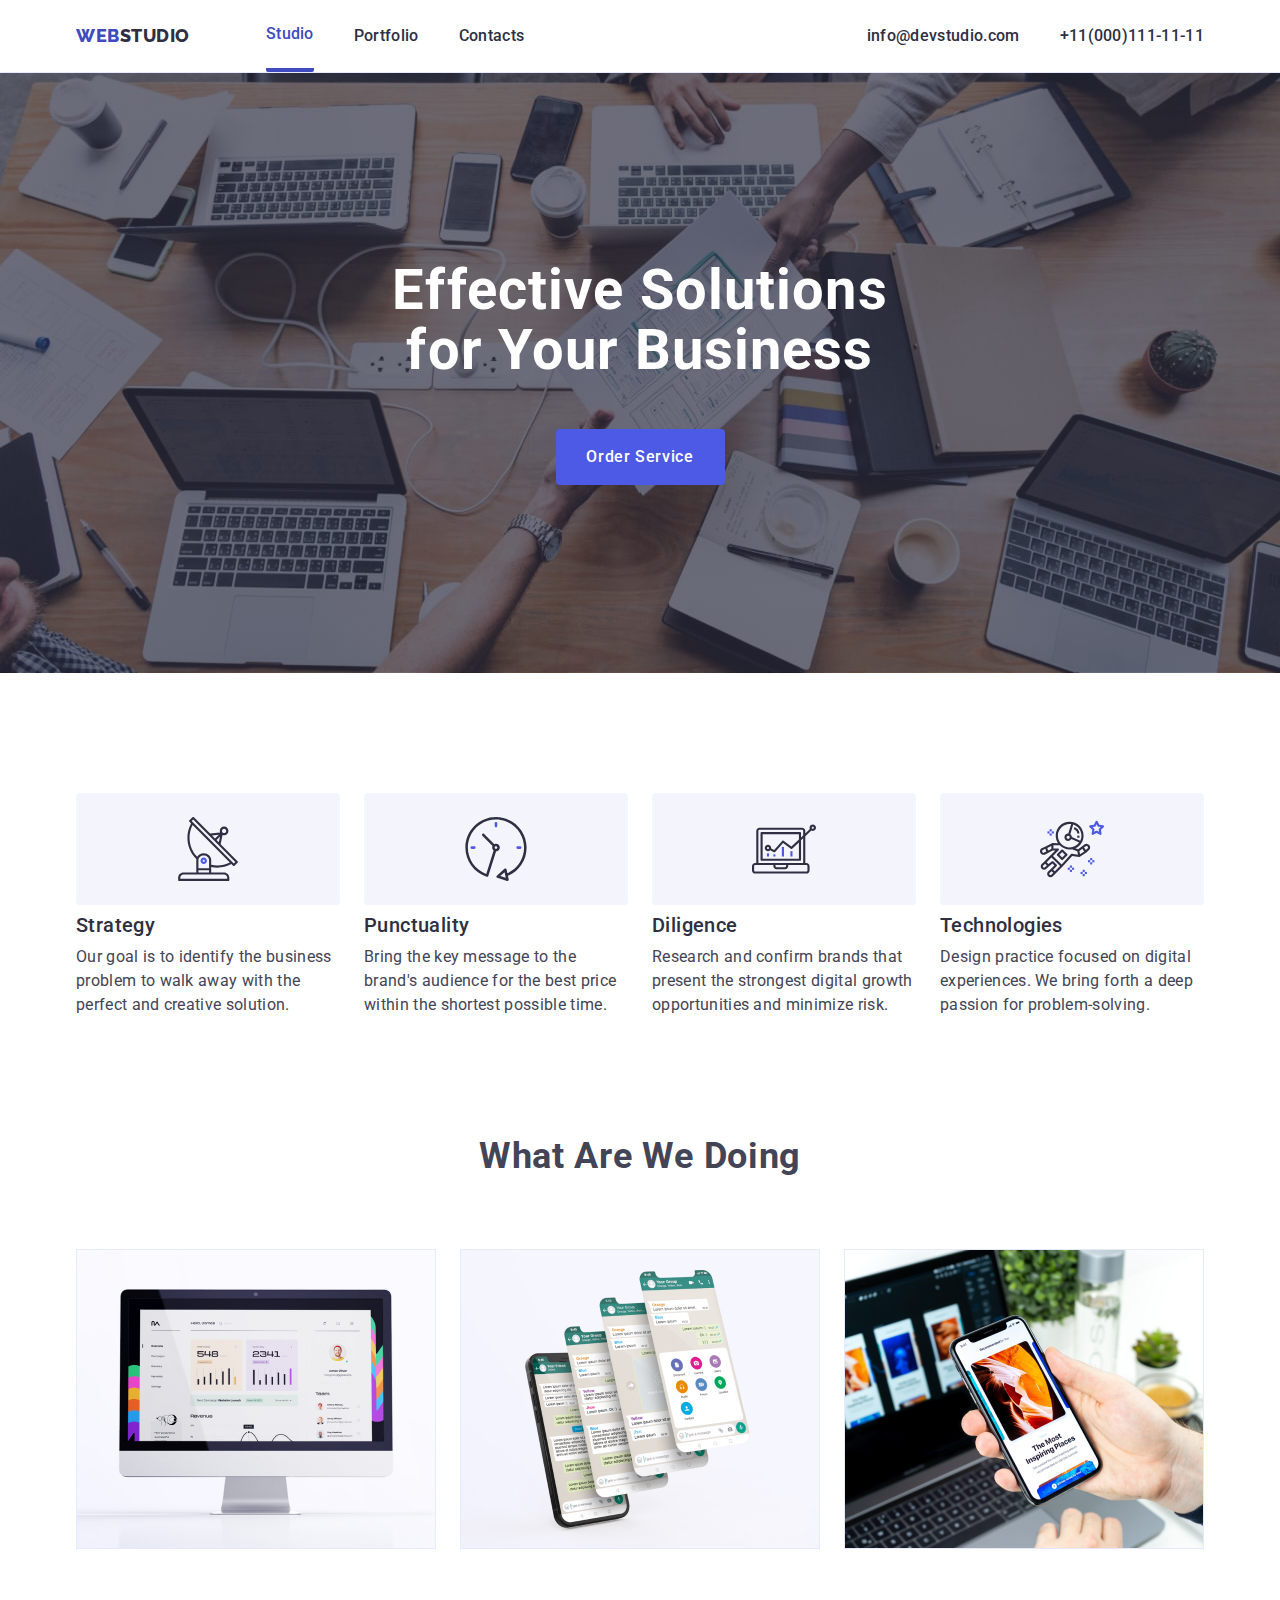
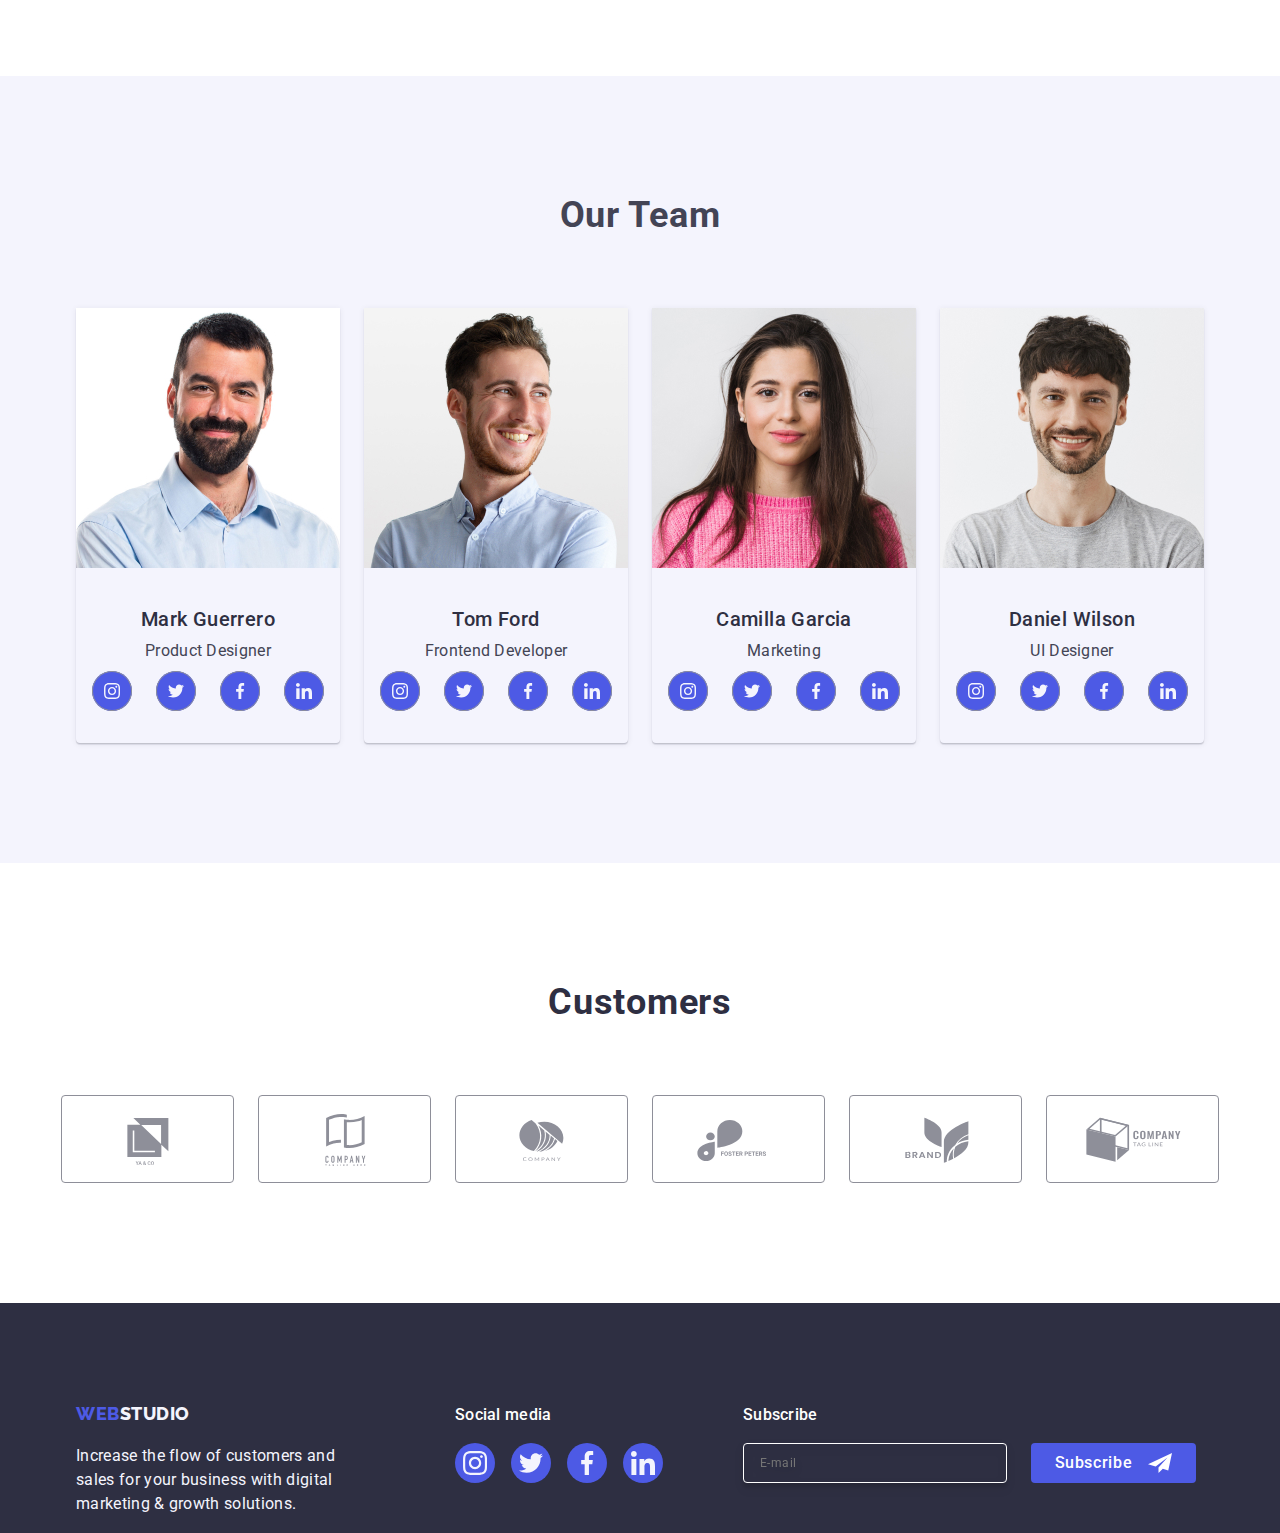
<file: index.html>
<!DOCTYPE html>
<html lang="en">

<head>
    <meta charset="UTF-8">
    <meta name="description" content="Effective Solutions
    for Your Business">
    <title>Portfolio</title>
    <link rel="preconnect" href="https://fonts.googleapis.com">
    <link rel="preconnect" href="https://fonts.gstatic.com" crossorigin>
    <link rel="stylesheet"
        href="https://fonts.googleapis.com/css2?family=Raleway:wght@800&family=Roboto:wght@400;500;700;900&display=swap">
    <link rel="stylesheet" href="https://cdnjs.cloudflare.com/ajax/libs/modern-normalize/2.0.0/modern-normalize.min.css"
        integrity="sha512-4xo8blKMVCiXpTaLzQSLSw3KFOVPWhm/TRtuPVc4WG6kUgjH6J03IBuG7JZPkcWMxJ5huwaBpOpnwYElP/m6wg=="
        crossorigin="anonymous" referrerpolicy="no-referrer" />
    <link rel="stylesheet" href="./css/styles.css">
</head>

<body>
    <!--site header-->
    <header class="header">
        <div class="header__container container">
            <!--site logo-->
            <nav class="header__nav h-nav">
                <a href="./index.html" class="logo link">
                    Web<span class="logo-dark">Studio</span>
                </a>
                <!--nav list-->
                <ul class="h-nav__list list">
                    <li class="h-nav__list-li"><a href="./index.html" class="h-nav__link current link">Studio</a></li>
                    <li class="h-nav__list-li"><a href="./portfolio.html" class="h-nav__link link">Portfolio</a></li>
                    <li class="h-nav__list-li"><a href="" class="h-nav__link link">Contacts</a></li>
                </ul>
            </nav>
            <!--contacts-->
            <address class="header__address h-address">
                <ul class="h-address__list list">
                    <li class="h-address__list-li h-nav__list-li"><a class="contact-links link"
                            href="mailto:info@devstudio.com">info@devstudio.com</a></li>
                    <li class="h-address__list-li h-nav__list-li"><a class="contact-links link"
                            href="tel:+110001111111">+11(000)111-11-11</a></li>
                </ul>
            </address>

        </div>
    </header>
    <!--main content-->
    <main>
        <!--section_1_banner-->
        <section class="banner">
            <div class="container banner__container">
                <h1 class="banner__title">Effective Solutions<br />for Your Business</h1>
                <button data-modal-open="modal" class="banner__btn" type="button">Order Service</button>

            </div>
        </section>
        <!-- section_2_feature-->
        <section class="features section">
            <div class="container">
                <h2 class="visually-hidden">List of features</h2>
                <ul class="features__list list">
                    <li class="features__li">
                        <div class="features-item__icon">
                            <svg class="features-item__icon-svg icon" width="64" height="64">
                                <use href="./images/icons.svg#icon-logo_strategy1"></use>
                            </svg>
                        </div>
                        <h3 class="features__card-title">Strategy</h3>
                        <p class="features__team-text">
                            Our goal is to identify the business problem to walk away
                            with the perfect and creative solution.
                        </p>
                    </li>
                    <li class="features__li">
                        <div class="features-item__icon">
                            <svg class="features-item__icon-svg icon" width="64" height="64">
                                <use href="./images/icons.svg#icon-logo_punctuality2"></use>
                            </svg>
                        </div>
                        <h3 class="features__card-title">Punctuality</h3>
                        <p class="features__team-text">
                            Bring the key message to the brand's audience for the best
                            price within the shortest possible time.
                        </p>
                    </li>
                    <li class="features__li">
                        <div class="features-item__icon">
                            <svg class="features-item__icon-svg icon" width="64" height="64">
                                <use href="./images/icons.svg#icon-logo_dilligence3"></use>
                            </svg>
                        </div>
                        <h3 class="features__card-title">Diligence</h3>
                        <p class="features__team-text">
                            Research and confirm brands that present the strongest digital
                            growth opportunities and minimize risk.
                        </p>
                    </li>
                    <li class="features__li">
                        <div class="features-item__icon">
                            <svg class="features-item__icon-svg icon" width="64" height="64">
                                <use href="./images/icons.svg#icon-logo_technologies4"></use>
                            </svg>
                        </div>
                        <h3 class="features__card-title">Technologies</h3>
                        <p class="features__team-text">
                            Design practice focused on digital experiences. We bring forth
                            a deep passion for problem-solving.
                        </p>
                    </li>
                </ul>
            </div>
        </section>
        <!-- section_3_examples-->
        <section class="examples">
            <div class="examples-container container">
                <h2 class="examples__title section-title">What are we doing</h2>
                <ul class="examples__list list">
                    <li class="examples__li">
                        <img src="./images/Rectangle71-2.jpg" alt="a computer screen with a colorful design on it"
                            width="360" height="300">
                    </li>
                    <li class="examples__li">
                        <img src="./images/Rectangle71-1.jpg" alt="three smartphones with different messages on them"
                            width="360" height="300">
                    </li>
                    <li class="examples__li">
                        <img src="./images/Rectangle71.jpg" alt="a person holding a phone in front of a laptop"
                            width="360" height="300">
                    </li>
                </ul>
            </div>
        </section>
        <!-- section_4_our-team -->
        <section class="our-team">
            <div class="container">
                <h2 class="our-team__title section-title">Our Team</h2>
                <ul class="our-team__list list">
                    <li class="our-team__card">
                        <img src="./images/img-3.jpg" alt="Mark Guerrero" width="264" height="260">
                        <div class="our-team__card-content">
                            <h3 class="our-team__card-title">Mark Guerrero</h3>
                            <p class="our-team__card-text">Product Designer</p>

                            <!--icon card-->
                            <ul class="our-team__card-icon">
                                <li class="our-team__card-icon-li">
                                    <a href="" class="our-team__card-icon-li-link link">
                                        <svg class="icon-svg icon" width="16" height="16">
                                            <use href="./images/icons.svg#icon-instagram"></use>
                                        </svg>
                                    </a>
                                </li>

                                <li class="our-team__card-icon-li">
                                    <a href="" class="our-team__card-icon-li-link link">
                                        <svg class="icon-svg icon" width="16" height="16">
                                            <use href="./images/icons.svg#icon-twitter"></use>
                                        </svg>
                                    </a>
                                </li>

                                <li class="our-team__card-icon-li">
                                    <a href="" class="our-team__card-icon-li-link link">
                                        <svg class="icon-svg icon" width="16" height="16">
                                            <use href="./images/icons.svg#icon-facebook"></use>
                                        </svg>
                                    </a>
                                </li>

                                <li class="our-team__card-icon-li">
                                    <a href="" class="our-team__card-icon-li-link link">
                                        <svg class="icon-svg icon" width="16" height="16">
                                            <use href="./images/icons.svg#icon-linkedin"></use>
                                        </svg>
                                    </a>
                                </li>
                            </ul>
                        </div>
                    </li>
                    <li class="our-team__card">
                        <img src="./images/img-2.jpg" alt="Tom Ford" width="264" height="260">
                        <div class="our-team__card-content">
                            <h3 class="our-team__card-title">Tom Ford</h3>
                            <p class="our-team__card-text">Frontend Developer</p>
                            <!--icon card-->
                            <ul class="our-team__card-icon">
                                <li class="our-team__card-icon-li">
                                    <a href="" class="our-team__card-icon-li-link link">
                                        <svg class="icon-svg icon" width="16" height="16">
                                            <use href="./images/icons.svg#icon-instagram"></use>
                                        </svg>
                                    </a>
                                </li>

                                <li class="our-team__card-icon-li">
                                    <a href="" class="our-team__card-icon-li-link link">
                                        <svg class="icon-svg icon" width="16" height="16">
                                            <use href="./images/icons.svg#icon-twitter"></use>
                                        </svg>
                                    </a>
                                </li>

                                <li class="our-team__card-icon-li">
                                    <a href="" class="our-team__card-icon-li-link link">
                                        <svg class="icon-svg icon" width="16" height="16">
                                            <use href="./images/icons.svg#icon-facebook"></use>
                                        </svg>
                                    </a>
                                </li>

                                <li class="our-team__card-icon-li">
                                    <a href="" class="our-team__card-icon-li-link link">
                                        <svg class="icon-svg icon" width="16" height="16">
                                            <use href="./images/icons.svg#icon-linkedin"></use>
                                        </svg>
                                    </a>
                                </li>
                            </ul>
                        </div>
                    </li>
                    <li class="our-team__card">
                        <img src="./images/img-1.jpg" alt="Camilla Garcia" width="264" height="260">
                        <div class="our-team__card-content">
                            <h3 class="our-team__card-title">Camilla Garcia</h3>
                            <p class="our-team__card-text">Marketing</p>
                            <!--icon card-->
                            <ul class="our-team__card-icon">
                                <li class="our-team__card-icon-li">
                                    <a href="" class="our-team__card-icon-li-link link">
                                        <svg class="icon-svg icon" width="16" height="16">
                                            <use href="./images/icons.svg#icon-instagram"></use>
                                        </svg>
                                    </a>
                                </li>

                                <li class="our-team__card-icon-li">
                                    <a href="" class="our-team__card-icon-li-link link">
                                        <svg class="icon-svg icon" width="16" height="16">
                                            <use href="./images/icons.svg#icon-twitter"></use>
                                        </svg>
                                    </a>
                                </li>

                                <li class="our-team__card-icon-li">
                                    <a href="" class="our-team__card-icon-li-link link">
                                        <svg class="icon-svg icon" width="16" height="16">
                                            <use href="./images/icons.svg#icon-facebook"></use>
                                        </svg>
                                    </a>
                                </li>

                                <li class="our-team__card-icon-li">
                                    <a href="" class="our-team__card-icon-li-link link">
                                        <svg class="icon-svg icon" width="16" height="16">
                                            <use href="./images/icons.svg#icon-linkedin"></use>
                                        </svg>
                                    </a>
                                </li>
                            </ul>
                        </div>
                    </li>
                    <li class="our-team__card">
                        <img src="./images/img.jpg" alt="Daniel Wilson" width="264" height="260">
                        <div class="our-team__card-content">
                            <h3 class="our-team__card-title">Daniel Wilson</h3>
                            <p class="our-team__card-text">UI Designer</p>
                            <!--icon card-->
                            <ul class="our-team__card-icon">
                                <li class="our-team__card-icon-li">
                                    <a href="" class="our-team__card-icon-li-link link">
                                        <svg class="icon-svg icon" width="16" height="16">
                                            <use href="./images/icons.svg#icon-instagram"></use>
                                        </svg>
                                    </a>
                                </li>

                                <li class="our-team__card-icon-li">
                                    <a href="" class="our-team__card-icon-li-link link">
                                        <svg class="icon-svg icon" width="16" height="16">
                                            <use href="./images/icons.svg#icon-twitter"></use>
                                        </svg>
                                    </a>
                                </li>

                                <li class="our-team__card-icon-li">
                                    <a href="" class="our-team__card-icon-li-link link">
                                        <svg class="icon-svg icon" width="16" height="16">
                                            <use href="./images/icons.svg#icon-facebook"></use>
                                        </svg>
                                    </a>
                                </li>

                                <li class="our-team__card-icon-li">
                                    <a href="" class="our-team__card-icon-li-link link">
                                        <svg class="icon-svg icon" width="16" height="16">
                                            <use href="./images/icons.svg#icon-linkedin"></use>
                                        </svg>
                                    </a>
                                </li>
                            </ul>
                        </div>
                    </li>
                </ul>
            </div>
        </section>
        <!-- section_5_customers -->
        <section class="customers">
            <div class="container customers__container">
                <h2 class="customers__title">Customers</h2>

                <ul class="customers__logo list">
                    <li class="customers__logo-li">
                        <a href="" class="customers__link link">
                            <svg class="customers__logo-svg icon" width="104" height="56">
                                <use href="./images/icons.svg#icon-Logo1_customers"></use>
                            </svg>
                        </a>
                    </li>

                    <li class="customers__logo-li">
                        <a href="" class="customers__link link">
                            <svg class="customers__logo-svg icon" width="104" height="56">
                                <use href="./images/icons.svg#icon-Logo2_customers"></use>
                            </svg>
                        </a>
                    </li>

                    <li class="customers__logo-li">
                        <a href="" class="customers__link link">
                            <svg class="customers__logo-svg icon" width="104" height="56">
                                <use href="./images/icons.svg#icon-Logo3_customers"></use>
                            </svg>
                        </a>
                    </li>

                    <li class="customers__logo-li">
                        <a href="" class="customers__link link">
                            <svg class="customers__logo-svg icon" width="104" height="56">
                                <use href="./images/icons.svg#icon-Logo4_customers"></use>
                            </svg>
                        </a>
                    </li>

                    <li class="customers__logo-li">
                        <a href="" class="customers__link link">
                            <svg class="customers__logo-svg icon" width="104" height="56">
                                <use href="./images/icons.svg#icon-Logo5_customers"></use>
                            </svg>
                        </a>
                    </li>

                    <li class="customers__logo-li">
                        <a href="" class="customers__link link">
                            <svg class="customers__logo-svg icon" width="104" height="56">
                                <use href="./images/icons.svg#icon-Logo6_customers"></use>
                            </svg>
                        </a>
                    </li>

                </ul>
            </div>
        </section>

    </main>
    <!-- footer -->
    <footer class="footer">
        <div class="footer__wrapper container">
            <div class="footer-wrapper__logo">
                <a href="./index.html" class="logo link">
                    Web<span class="logo-light">Studio</span>
                </a>
                <p class="footer__description">
                    Increase the flow of customers and<br />
                    sales for your business with digital<br />
                    marketing & growth solutions.
                </p>
            </div>
            <div class="footer__social-media">
                <p class="footer-social-media__text">Social media</p>

                <!--icon card-->
                <ul class="footer-social">

                    <li class="footer-social__icon-li">
                        <a class="footer-social__icon-link link" href="">
                            <svg class="footer-social__icon-svg icon" width="24" height="24">
                                <use href="./images/icons.svg#icon-instagram"></use>
                            </svg>
                        </a>
                    </li>

                    <li class="footer-social__icon-li">
                        <a class="footer-social__icon-link link" href="">
                            <svg class="footer-social__icon-svg icon" width="24" height="24">
                                <use href="./images/icons.svg#icon-twitter"></use>
                            </svg>
                        </a>
                    </li>

                    <li class="footer-social__icon-li">
                        <a class="footer-social__icon-link link" href="">
                            <svg class="footer-social__icon-svg icon" width="24" height="24">
                                <use href="./images/icons.svg#icon-facebook"></use>
                            </svg>
                        </a>
                    </li>

                    <li class="footer-social__icon-li">
                        <a class="footer-social__icon-link link" href="">
                            <svg class="footer-social__icon-svg icon" width="24" height="24">
                                <use href="./images/icons.svg#icon-linkedin"></use>
                            </svg>
                        </a>
                    </li>
                </ul>
            </div>

            <!-- footer-Subscribe -->
            <div class="footer-subscribe">

                <p class="footer-subscribe-title">Subscribe</p>

                <form class="footer-subscribe-form">
                    <label class="footer-subscribe-label">
                        <input class="footer-subscribe-input" name="email" type="email" placeholder="E-mail" />
                    </label>
                    <button class="footer-subscribe-btn" type="submit">
                        Subscribe
                        <svg class="footer-subscribe-svg" width="24" height="24">
                            <use href="./images/icons.svg#icon-Frame3"></use>
                        </svg>
                    </button>
                </form>
            </div>
        </div>

    </footer>
    <!--modal_button-close-->
    <div class="modal is-hidden" data-modal="modal">
        <div class="modal__main">
            <button type="button" class="modal__close" data-modal-close="modal">
                <svg class="modal__svg icon" width="8" height="8">
                    <use href="./images/icons.svg#icon-close-black-18dp"></use>
                </svg>
            </button>

            <p class="modal__title">Leave your contacts and we will call you back</p>
            <!-- modal-form -->
            <form>
                <div class="modal__form">
                    <label class="modal__form-label" for="user-name">
                        Name
                    </label>
                    <div class="modal__input">
                        <input class="modal__form-input" type="text" name="user-name" id="user-name" />
                        <svg class="modal__form-svg" width="18" height=24>
                            <use href="./images/icons.svg#icon-person-black-18dp"></use>
                        </svg>
                    </div>
                </div>

                <div class="modal__form">
                    <label class="modal__form-label" for="phone">
                        Phone
                    </label>
                    <div class="modal__input">
                        <input class="modal__form-input" type="text" name="phone" id="phone" />
                        <svg class="modal__form-svg" width="18" height=24>
                            <use href="./images/icons.svg#icon-phone-black-18dp"></use>
                        </svg>
                    </div>
                </div>

                <div class="modal__form">
                    <label class="modal__form-label" for="email">
                        Email
                    </label>
                    <div class="modal__input">
                        <input class="modal__form-input" type="text" name="email" id="email" />
                        <svg class="modal__form-svg" width="18" height=24>
                            <use href="./images/icons.svg#icon-email-black-18dp"></use>
                        </svg>
                    </div>
                </div>

                <div class="modal__form-comment">
                    <label class="modal__form-label" for="user-comment">
                        Comment
                    </label>
                    <textarea class="modal__form-textarea" name="user-comment" id="user-comment"
                        placeholder="Text input"></textarea>
                </div>

                <div class="modal__check-wrapper">
                    <input type="checkbox" class="modal__check-input visually-hidden" value="true" name="user-privacy"
                        id="user-privacy" />
                    <label class="checkbox-container" for="user-privacy">
                        <span class="modal-form-custom-checkbox">
                            <svg class="modal__form-checkbox-svg" width="10" height=8>
                                <use href="./images/icons.svg#icon-Checkbox_3"></use>
                            </svg>
                        </span>
                        I accept the terms and conditions of the <a href="" class="privacy-policy">Privacy Policy</a>

                    </label>
                </div>

                <button class="modal__form-btn banner__btn" type="submit">
                    Send
                </button>


            </form>

        </div>
    </div>

    <script src="./modal.js"></script>

</body>

</html>
</file>
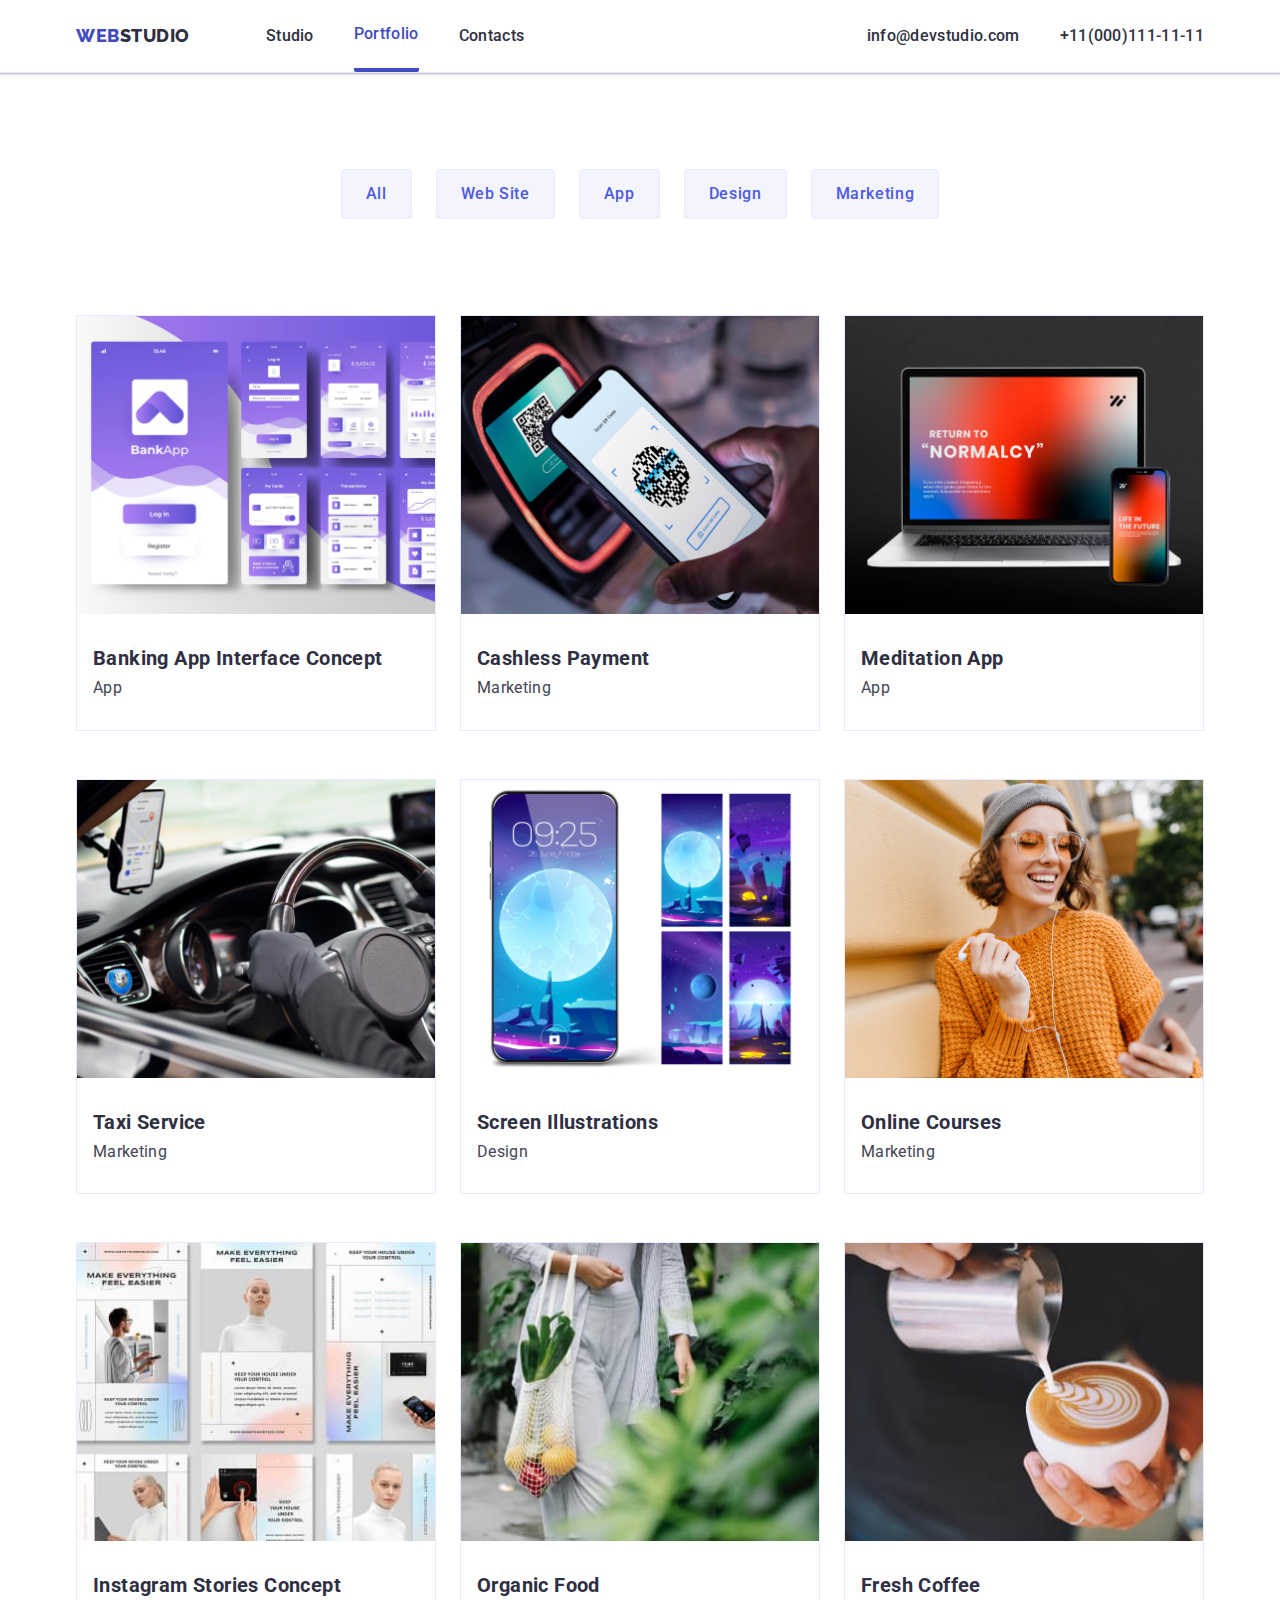
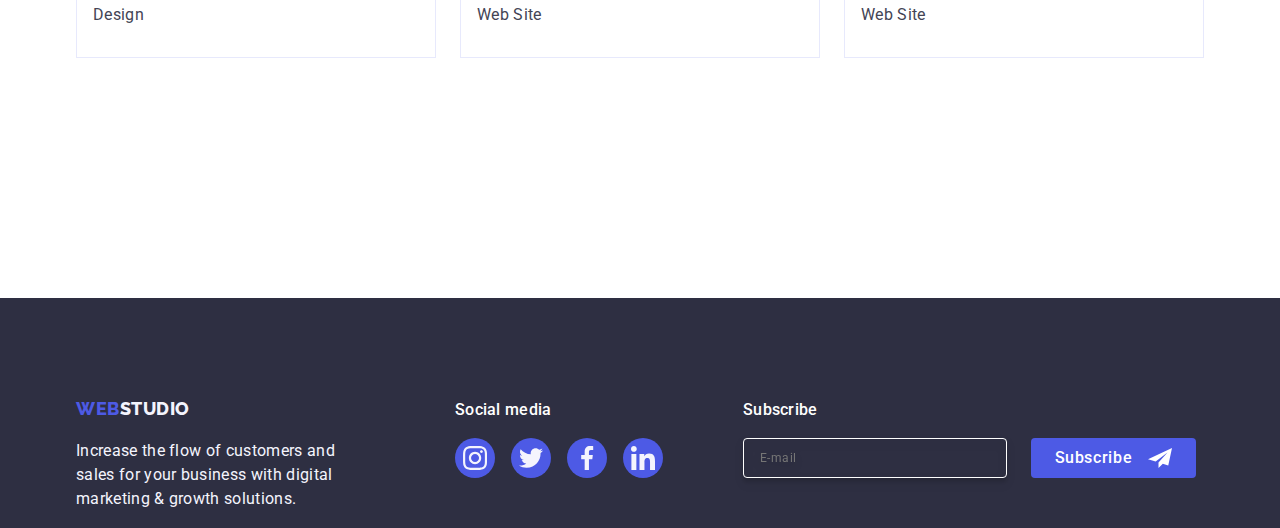
<file: portfolio.html>
<!DOCTYPE html>
<html lang="en">
<head>
    <meta charset="UTF-8">
    <meta name="description" content="Effective Solutions
    for Your Business">
    <title>Portfolio</title>
    <link rel="preconnect" href="https://fonts.googleapis.com">
    <link rel="preconnect" href="https://fonts.gstatic.com" crossorigin>
    <link rel="stylesheet"
        href="https://fonts.googleapis.com/css2?family=Raleway:wght@800&family=Roboto:wght@400;500;700;900&display=swap">
    <link rel="stylesheet" href="https://cdnjs.cloudflare.com/ajax/libs/modern-normalize/2.0.0/modern-normalize.min.css"
        integrity="sha512-4xo8blKMVCiXpTaLzQSLSw3KFOVPWhm/TRtuPVc4WG6kUgjH6J03IBuG7JZPkcWMxJ5huwaBpOpnwYElP/m6wg=="
        crossorigin="anonymous" referrerpolicy="no-referrer" />
    <link rel="stylesheet" href="./css/styles.css">
</head>
<body>
    <!--site header-->
    <header class="header">
        <div class="container header__container">
            <!--site logo-->
            <nav class="header__nav h-nav">
                <a href="./index.html" class="logo link">
                    Web<span class="logo-dark">Studio</span>
                </a>
                <!--nav list-->
                <ul class="h-nav__list list">
                    <li class="h-nav__list-li"><a href="./index.html" class="h-nav__link  link">Studio</a></li>
                    <li class="h-nav__list-li"><a href="./portfolio.html" class="h-nav__link current link">Portfolio</a></li>
                    <li class="h-nav__list-li"><a href="" class="h-nav__link link">Contacts</a></li>
                </ul>
            </nav>
            <!--contacts-->
            <address class="header__address h-address">
                <ul class="h-address__list list">
                    <li class="h-address__list-li h-nav__list-li"><a class="contact-links link"
                            href="mailto:info@devstudio.com">info@devstudio.com</a></li>
                    <li class="h-address__list-li h-nav__list-li"><a class="contact-links link"
                            href="tel:+110001111111">+11(000)111-11-11</a></li>
                </ul>
            </address>
    
        </div>
    </header>
    <!--page filter-->
<main>
    <section class="filters f-btn list">
        <div class="container container_filters">
        <h1 class="visually-hidden">Portfolio page</h1>
            <ul class="f-btn-list link list">
                <li class="f-btn-list__li"><button type="button" class="f-btn-list__button">All</button></li>
                <li class="f-btn-list__li"><button type="button" class="f-btn-list__button">Web Site</button></li>
                <li class="f-btn-list__li"><button type="button" class="f-btn-list__button">App</button></li>
                <li class="f-btn-list__li"><button type="button" class="f-btn-list__button">Design</button></li>
                <li class="f-btn-list__li"><button type="button" class="f-btn-list__button">Marketing</button></li>
            </ul>
<!--gallery-->

            <ul class="gallery list">
                <!-- li 1 -->
                <li class="gallery__card">
                    <a class="gallery__item link" href="">
                        <div class="overlay-box">
                            <img class="gallery__card-img" src="./images/img1_row1.jpg" alt="screens screenshots of a mobile app" width = "360" height = "300">
                            <p class="overlay">14 Stylish and User-Friendly App Design Concepts
                            · Task Manager App · Calorie Tracker App · Exotic Fruit Ecommerce App ·
                            Cloud Storage App</p>
                        </div>
                    
                        <div class="gallery__card-content">
                            <h2 class="gallery__card-title">Banking App Interface Concept</h2>
                            <p class="gallery__team-text">App</p>
                        </div>
                    </a> 
                </li>
                <!-- li 2 -->
                <li class="gallery__card">
                    <a class="gallery__item link" href="">
                        <div class="overlay-box">
                            <img class="gallery__card-img" src="./images/img2_row1.jpg" alt="a hand holding a phone" width="360" height="300">
                            <p class="overlay">14 Stylish and User-Friendly App Design Concepts
                                · Task Manager App · Calorie Tracker App · Exotic Fruit Ecommerce App ·
                                Cloud Storage App</p>
                        </div>
                
                        <div class="gallery__card-content">
                            <h2 class="gallery__card-title">Cashless Payment</h2>
                            <p class="gallery__team-text">Marketing</p>
                        </div>
                    </a>
                </li>

                <!-- li 3 -->
                <li class="gallery__card">
                    <a class="gallery__item link" href="">
                        <div class="overlay-box">
                            <img class="gallery__card-img" src="./images/img3_row1.jpg" alt="a laptop and phone next to each other" width="360" height="300">
                            <p class="overlay">14 Stylish and User-Friendly App Design Concepts
                                · Task Manager App · Calorie Tracker App · Exotic Fruit Ecommerce App ·
                                Cloud Storage App</p>
                        </div>
                
                        <div class="gallery__card-content">
                            <h2 class="gallery__card-title">Meditation App</h2>
                            <p class="gallery__team-text">App</p>
                        </div>
                    </a>
                </li>
                <!-- li 4 -->
                <li class="gallery__card">
                    <a class="gallery__item link" href="">
                        <div class="overlay-box">
                            <img class="gallery__card-img" src="./images/img1_row2.jpg" alt="a person driving a car" width="360" height="300">
                            <p class="overlay">14 Stylish and User-Friendly App Design Concepts
                                · Task Manager App · Calorie Tracker App · Exotic Fruit Ecommerce App ·
                                Cloud Storage App</p>
                        </div>
                
                        <div class="gallery__card-content">
                            <h2 class="gallery__card-title">Taxi Service</h2>
                            <p class="gallery__team-text">Marketing</p>
                        </div>
                    </a>
                </li>
                <!-- li 5 -->
                <li class="gallery__card">
                    <a class="gallery__item link" href="">
                        <div class="overlay-box">
                            <img class="gallery__card-img" src="./images/img2_row2.jpg" alt="a cell phone screen with a moon and rocks" width="360"
                                height="300">
                            <p class="overlay">14 Stylish and User-Friendly App Design Concepts
                                · Task Manager App · Calorie Tracker App · Exotic Fruit Ecommerce App ·
                                Cloud Storage App</p>
                        </div>
                
                        <div class="gallery__card-content">
                            <h2 class="gallery__card-title">Screen Illustrations</h2>
                            <p class="gallery__team-text">Design</p>
                        </div>
                    </a>
                </li>
                <!-- li 6 -->
                <li class="gallery__card">
                    <a class="gallery__item link" href="">
                        <div class="overlay-box">
                            <img class="gallery__card-img" src="./images/img3_row2.jpg" alt="a person wearing glasses and a hat and holding a phone"
                                width="360" height="300">
                            <p class="overlay">14 Stylish and User-Friendly App Design Concepts
                                · Task Manager App · Calorie Tracker App · Exotic Fruit Ecommerce App ·
                                Cloud Storage App</p>
                        </div>
                
                        <div class="gallery__card-content">
                            <h2 class="gallery__card-title">Online Courses</h2>
                            <p class="gallery__team-text">Marketing</p>
                        </div>
                    </a>
                </li>
                <!-- li 7 -->
                <li class="gallery__card">
                    <a class="gallery__item link" href="">
                        <div class="overlay-box">
                            <img class="gallery__card-img" src="./images/img1_row3.jpg" alt="a collage of social media post" width="360" height="300">
                            <p class="overlay">14 Stylish and User-Friendly App Design Concepts
                                · Task Manager App · Calorie Tracker App · Exotic Fruit Ecommerce App ·
                                Cloud Storage App</p>
                        </div>
                
                        <div class="gallery__card-content">
                            <h2 class="gallery__card-title">Instagram Stories Concept</h2>
                            <p class="gallery__team-text">Design</p>
                        </div>
                    </a>
                </li>
                <!-- li 8 -->
                <li class="gallery__card">
                    <a class="gallery__item link" href="">
                        <div class="overlay-box">
                            <img class="gallery__card-img" src="./images/img2_row3.jpg" alt="a person carrying a string bag of vegetables" width="360" height="300">
                            <p class="overlay">14 Stylish and User-Friendly App Design Concepts
                                · Task Manager App · Calorie Tracker App · Exotic Fruit Ecommerce App ·
                                Cloud Storage App</p>
                        </div>
                
                        <div class="gallery__card-content">
                            <h2 class="gallery__card-title">Organic Food</h2>
                            <p class="gallery__team-text">Web Site</p>
                        </div>
                    </a>
                </li>
                <!-- li 9 -->
                <li class="gallery__card">
                    <a class="gallery__item link" href="">
                        <div class="overlay-box">
                            <img class="gallery__card-img" src="./images/img3_row3.jpg" alt="a person pouring milk into a cup of coffee" width="360" height="300">
                            <p class="overlay">14 Stylish and User-Friendly App Design Concepts
                                · Task Manager App · Calorie Tracker App · Exotic Fruit Ecommerce App ·
                                Cloud Storage App</p>
                        </div>
                
                        <div class="gallery__card-content">
                            <h2 class="gallery__card-title">Fresh Coffee</h2>
                            <p class="gallery__team-text">Web Site</p>
                        </div>
                    </a>
                </li>
            </ul> 
        </div>
    </section>
</main>
<!-- footer -->
<footer class="footer">
    <div class="footer__wrapper container">
        <div class="footer-wrapper__logo">
            <a href="./index.html" class="logo link">
                Web<span class="logo-light">Studio</span>
            </a>
            <p class="footer__description">
                Increase the flow of customers and<br />
                sales for your business with digital<br />
                marketing & growth solutions.
            </p>
        </div>
        <div class="footer__social-media">
            <p class="footer-social-media__text">Social media</p>

            <!--icon card-->
            <ul class="footer-social">

                <li class="footer-social__icon-li">
                    <a href="" class="footer-social__icon-link link">
                        <svg class="footer-social__icon-svg icon" width="24" height="24">
                            <use href="./images/icons.svg#icon-instagram"></use>
                        </svg>
                    </a>
                </li>

                <li class="footer-social__icon-li">
                    <a href="" class="footer-social__icon-link link">
                        <svg class="footer-social__icon-svg icon" width="24" height="24">
                            <use href="./images/icons.svg#icon-twitter"></use>
                        </svg>
                    </a>
                </li>

                <li class="footer-social__icon-li">
                    <a href="" class="footer-social__icon-link link">
                        <svg class="footer-social__icon-svg icon" width="24" height="24">
                            <use href="./images/icons.svg#icon-facebook"></use>
                        </svg>
                    </a>
                </li>

                <li class="footer-social__icon-li">
                    <a href="" class="footer-social__icon-link link">
                        <svg class="footer-social__icon-svg icon" width="24" height="24">
                            <use href="./images/icons.svg#icon-linkedin"></use>
                        </svg>
                    </a>
                </li>
            </ul>
        </div>
    <!-- footer-Subscribe -->
    <div class="footer-subscribe">
    
        <p class="footer-subscribe-title">Subscribe</p>
    
        <form class="footer-subscribe-form">
            <label class="footer-subscribe-label">
                <input class="footer-subscribe-input" name="email" type="email" placeholder="E-mail" />
            </label>
            <button class="footer-subscribe-btn" type="submit">
                Subscribe
                <svg class="footer-subscribe-svg" width="24" height="24">
                    <use href="./images/icons.svg#icon-Frame3"></use>
                </svg>
            </button>
        </form>
    </div>
</div>
</footer>

</body>
</html>
</file>
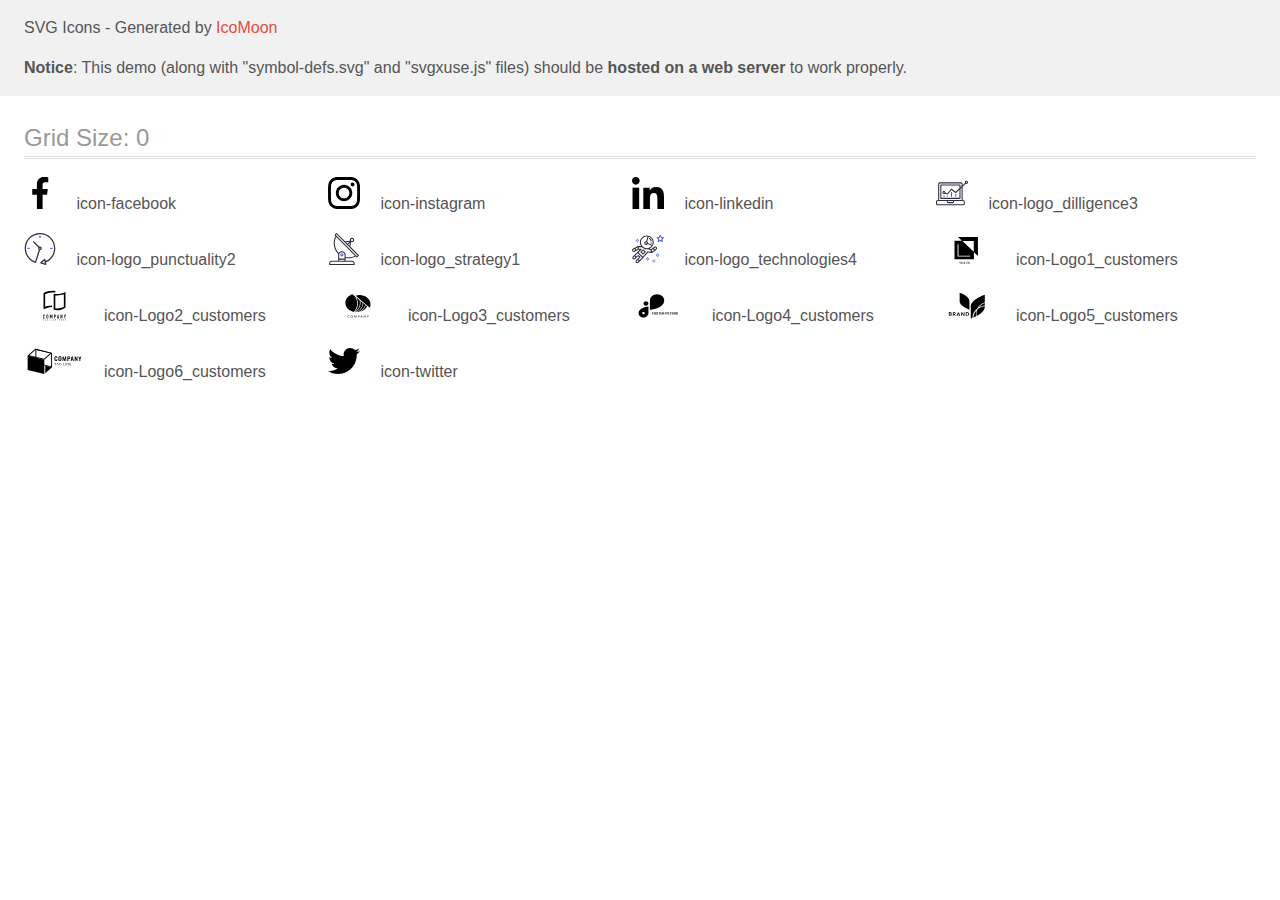
<file: images/icomoon/demo-external-svg.html>
<!doctype html>
<html>
<head>
    <title>IcoMoon - SVG Icons</title>
    <meta charset="utf-8">
    <meta name="viewport" content="width=device-width, initial-scale=1">
    <link rel="stylesheet" href="demo-files/demo.css">
    <link rel="stylesheet" href="style.css">
</head>
<body>
<header class="bgc1 clearfix">
<div class="mhl">
    <p>SVG Icons - Generated by <a href="https://icomoon.io/app">IcoMoon</a></p><p><strong>Notice</strong>: This demo (along with "symbol-defs.svg" and "svgxuse.js" files) should be <b>hosted on a web server</b> to work properly.</p>
</div>
</header>
    <div class="clearfix mhl ptl">
        <h1 class="mvm mtn fgc1">Grid Size: 0</h1>
        <div class="glyph fs1">
            <div class="clearfix pbs">
                <svg class="icon icon-facebook"><use xlink:href="symbol-defs.svg#icon-facebook"></use></svg><span class="name"> icon-facebook</span>
            </div>
        </div>
        <div class="glyph fs1">
            <div class="clearfix pbs">
                <svg class="icon icon-instagram"><use xlink:href="symbol-defs.svg#icon-instagram"></use></svg><span class="name"> icon-instagram</span>
            </div>
        </div>
        <div class="glyph fs1">
            <div class="clearfix pbs">
                <svg class="icon icon-linkedin"><use xlink:href="symbol-defs.svg#icon-linkedin"></use></svg><span class="name"> icon-linkedin</span>
            </div>
        </div>
        <div class="glyph fs1">
            <div class="clearfix pbs">
                <svg class="icon icon-logo_dilligence3"><use xlink:href="symbol-defs.svg#icon-logo_dilligence3"></use></svg><span class="name"> icon-logo_dilligence3</span>
            </div>
        </div>
        <div class="glyph fs1">
            <div class="clearfix pbs">
                <svg class="icon icon-logo_punctuality2"><use xlink:href="symbol-defs.svg#icon-logo_punctuality2"></use></svg><span class="name"> icon-logo_punctuality2</span>
            </div>
        </div>
        <div class="glyph fs1">
            <div class="clearfix pbs">
                <svg class="icon icon-logo_strategy1"><use xlink:href="symbol-defs.svg#icon-logo_strategy1"></use></svg><span class="name"> icon-logo_strategy1</span>
            </div>
        </div>
        <div class="glyph fs1">
            <div class="clearfix pbs">
                <svg class="icon icon-logo_technologies4"><use xlink:href="symbol-defs.svg#icon-logo_technologies4"></use></svg><span class="name"> icon-logo_technologies4</span>
            </div>
        </div>
        <div class="glyph fs1">
            <div class="clearfix pbs">
                <svg class="icon icon-Logo1_customers"><use xlink:href="symbol-defs.svg#icon-Logo1_customers"></use></svg><span class="name"> icon-Logo1_customers</span>
            </div>
        </div>
        <div class="glyph fs1">
            <div class="clearfix pbs">
                <svg class="icon icon-Logo2_customers"><use xlink:href="symbol-defs.svg#icon-Logo2_customers"></use></svg><span class="name"> icon-Logo2_customers</span>
            </div>
        </div>
        <div class="glyph fs1">
            <div class="clearfix pbs">
                <svg class="icon icon-Logo3_customers"><use xlink:href="symbol-defs.svg#icon-Logo3_customers"></use></svg><span class="name"> icon-Logo3_customers</span>
            </div>
        </div>
        <div class="glyph fs1">
            <div class="clearfix pbs">
                <svg class="icon icon-Logo4_customers"><use xlink:href="symbol-defs.svg#icon-Logo4_customers"></use></svg><span class="name"> icon-Logo4_customers</span>
            </div>
        </div>
        <div class="glyph fs1">
            <div class="clearfix pbs">
                <svg class="icon icon-Logo5_customers"><use xlink:href="symbol-defs.svg#icon-Logo5_customers"></use></svg><span class="name"> icon-Logo5_customers</span>
            </div>
        </div>
        <div class="glyph fs1">
            <div class="clearfix pbs">
                <svg class="icon icon-Logo6_customers"><use xlink:href="symbol-defs.svg#icon-Logo6_customers"></use></svg><span class="name"> icon-Logo6_customers</span>
            </div>
        </div>
        <div class="glyph fs1">
            <div class="clearfix pbs">
                <svg class="icon icon-twitter"><use xlink:href="symbol-defs.svg#icon-twitter"></use></svg><span class="name"> icon-twitter</span>
            </div>
        </div>
  </div>
<script defer src="svgxuse.js"></script>
</body>
</html>
</file>
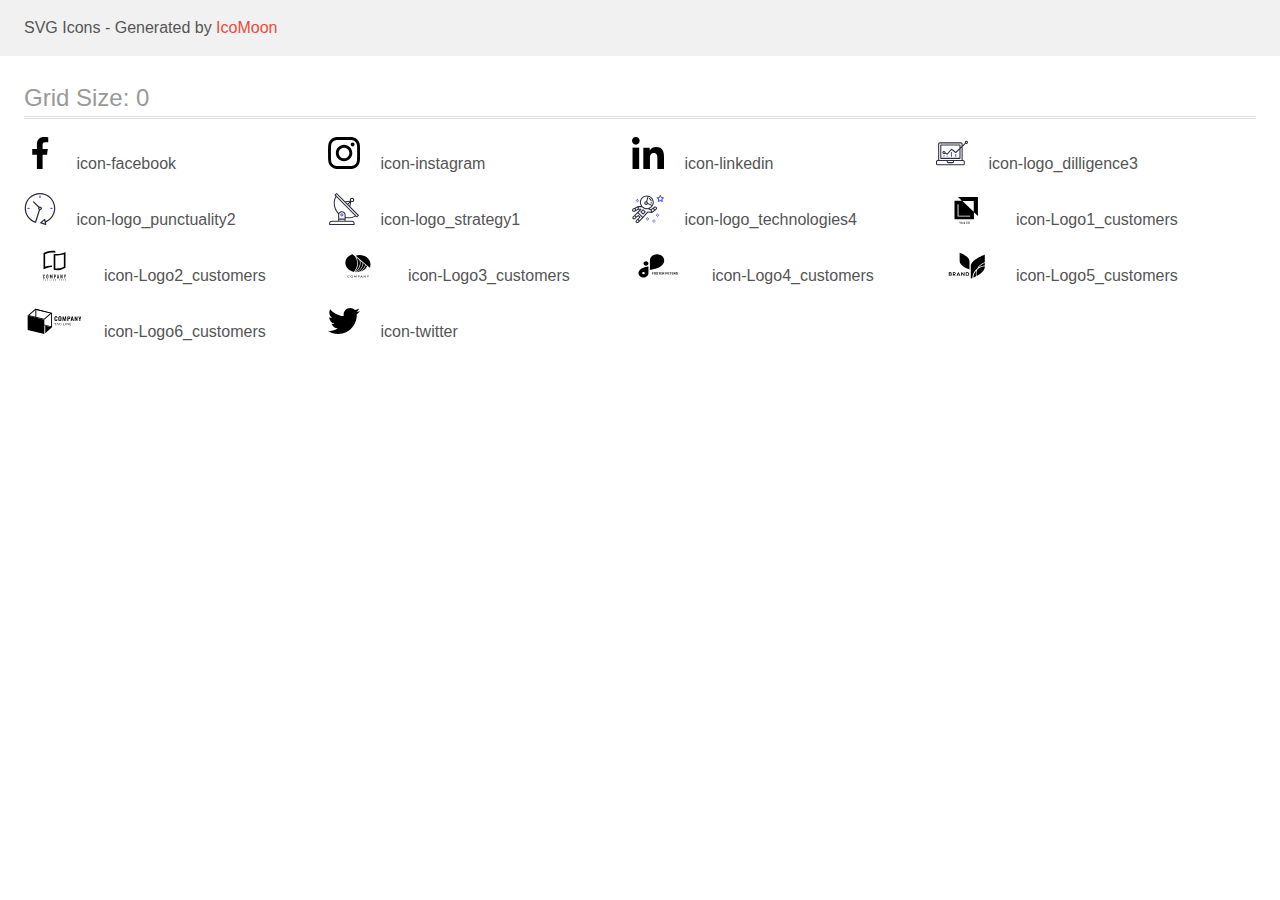
<file: images/icomoon/demo.html>
<!doctype html>
<html>
<head>
    <title>IcoMoon - SVG Icons</title>
    <meta charset="utf-8">
    <meta name="viewport" content="width=device-width, initial-scale=1">
    <link rel="stylesheet" href="demo-files/demo.css">
    <link rel="stylesheet" href="style.css">
</head>
<body>
<svg aria-hidden="true" style="position: absolute; width: 0; height: 0; overflow: hidden;" version="1.1" xmlns="http://www.w3.org/2000/svg" xmlns:xlink="http://www.w3.org/1999/xlink">
<defs>
<symbol id="icon-facebook" viewBox="0 0 32 32">
<path d="M21.329 5.313h2.921v-5.088c-0.504-0.069-2.237-0.225-4.256-0.225-4.212 0-7.097 2.649-7.097 7.519v4.481h-4.648v5.688h4.648v14.312h5.699v-14.311h4.46l0.708-5.688h-5.169v-3.919c0.001-1.644 0.444-2.769 2.735-2.769z"></path>
</symbol>
<symbol id="icon-instagram" viewBox="0 0 32 32">
<path d="M31.969 9.408c-0.075-1.7-0.35-2.869-0.744-3.882-0.406-1.075-1.031-2.038-1.85-2.838-0.8-0.813-1.769-1.444-2.832-1.844-1.019-0.394-2.182-0.669-3.882-0.744-1.713-0.081-2.257-0.1-6.601-0.1s-4.888 0.019-6.595 0.094c-1.7 0.075-2.869 0.35-3.882 0.744-1.075 0.406-2.038 1.031-2.838 1.85-0.813 0.8-1.444 1.769-1.844 2.832-0.394 1.019-0.669 2.182-0.744 3.882-0.081 1.713-0.1 2.257-0.1 6.601s0.019 4.888 0.094 6.595c0.075 1.7 0.35 2.869 0.744 3.882 0.406 1.075 1.038 2.038 1.85 2.838 0.8 0.813 1.769 1.444 2.832 1.844 1.019 0.394 2.182 0.669 3.882 0.744 1.706 0.075 2.25 0.094 6.595 0.094s4.888-0.018 6.595-0.094c1.7-0.075 2.869-0.35 3.882-0.744 2.151-0.831 3.851-2.532 4.682-4.682 0.394-1.019 0.669-2.182 0.744-3.882 0.075-1.707 0.094-2.251 0.094-6.595s-0.006-4.888-0.081-6.595zM29.087 22.473c-0.069 1.563-0.331 2.407-0.55 2.969-0.538 1.394-1.644 2.501-3.038 3.038-0.563 0.219-1.413 0.481-2.969 0.55-1.688 0.075-2.194 0.094-6.464 0.094s-4.782-0.018-6.464-0.094c-1.563-0.069-2.407-0.331-2.969-0.55-0.694-0.256-1.325-0.663-1.838-1.194-0.531-0.519-0.938-1.144-1.194-1.838-0.219-0.563-0.481-1.413-0.55-2.969-0.075-1.688-0.094-2.194-0.094-6.464s0.019-4.782 0.094-6.464c0.069-1.563 0.331-2.407 0.55-2.969 0.256-0.694 0.663-1.325 1.2-1.838 0.519-0.531 1.144-0.938 1.838-1.194 0.563-0.219 1.413-0.481 2.969-0.55 1.688-0.075 2.194-0.094 6.464-0.094 4.276 0 4.782 0.019 6.464 0.094 1.563 0.069 2.407 0.331 2.969 0.55 0.694 0.256 1.325 0.662 1.838 1.194 0.531 0.519 0.938 1.144 1.194 1.838 0.219 0.563 0.481 1.413 0.55 2.969 0.075 1.688 0.094 2.194 0.094 6.464s-0.019 4.77-0.094 6.457z"></path>
<path d="M16.059 7.782c-4.538 0-8.22 3.682-8.22 8.22s3.682 8.22 8.22 8.22c4.538 0 8.22-3.682 8.22-8.22s-3.682-8.22-8.22-8.22zM16.059 21.335c-2.944 0-5.332-2.388-5.332-5.332s2.388-5.332 5.332-5.332c2.944 0 5.332 2.388 5.332 5.332s-2.388 5.332-5.332 5.332z"></path>
<path d="M26.524 7.457c0 1.060-0.859 1.919-1.919 1.919s-1.919-0.859-1.919-1.919c0-1.060 0.859-1.919 1.919-1.919s1.919 0.859 1.919 1.919z"></path>
</symbol>
<symbol id="icon-linkedin" viewBox="0 0 32 32">
<path d="M31.992 32v-0.001h0.008v-11.736c0-5.741-1.236-10.164-7.948-10.164-3.227 0-5.392 1.771-6.276 3.449h-0.093v-2.913h-6.364v21.364h6.627v-10.579c0-2.785 0.528-5.479 3.977-5.479 3.399 0 3.449 3.179 3.449 5.657v10.401h6.62z"></path>
<path d="M0.528 10.636h6.635v21.364h-6.635v-21.364z"></path>
<path d="M3.843-0c-2.121 0-3.843 1.721-3.843 3.843s1.721 3.879 3.843 3.879c2.121 0 3.843-1.757 3.843-3.879-0.001-2.121-1.723-3.843-3.843-3.843v0z"></path>
</symbol>
<symbol id="icon-logo_dilligence3" viewBox="0 0 32 32">
<path fill="#4d5ae5" style="fill: var(--color1, #4d5ae5)" d="M14.925 14.965h1.066v4.798h-1.066v-4.797z"></path>
<path fill="#4d5ae5" style="fill: var(--color1, #4d5ae5)" d="M19.19 17.097h1.066v2.665h-1.066v-2.665z"></path>
<path fill="#4d5ae5" style="fill: var(--color1, #4d5ae5)" d="M10.661 18.696h1.066v1.066h-1.066v-1.066z"></path>
<path fill="#4d5ae5" style="fill: var(--color1, #4d5ae5)" d="M7.463 18.163h1.066v1.599h-1.066v-1.599z"></path>
<path fill="#2e2f42" style="fill: var(--color2, #2e2f42)" d="M1.599 28.291h25.587c0.883 0 1.599-0.716 1.599-1.599v-2.132c0-0.883-0.716-1.599-1.599-1.599h-0.533v-13.293l3.028-2.868c0.703 0.346 1.553 0.136 2.013-0.499s0.396-1.508-0.152-2.068-1.42-0.644-2.065-0.198c-0.644 0.446-0.873 1.292-0.542 2.002l-2.281 2.163v-1.23c0-0.883-0.716-1.599-1.599-1.599h-21.322c-0.883 0-1.599 0.716-1.599 1.599v15.992h-0.533c-0.883 0-1.599 0.716-1.599 1.599v2.132c0 0.883 0.716 1.599 1.599 1.599zM30.384 4.837c0.294 0 0.533 0.239 0.533 0.533s-0.239 0.533-0.533 0.533c-0.294 0-0.533-0.239-0.533-0.533s0.239-0.533 0.533-0.533zM3.198 6.969c0-0.294 0.239-0.533 0.533-0.533h21.322c0.294 0 0.533 0.239 0.533 0.533v2.239l-1.066 1.013v-2.186c0-0.294-0.239-0.533-0.533-0.533h-19.19c-0.294 0-0.533 0.239-0.533 0.533v13.326c0 0.294 0.239 0.533 0.533 0.533h19.19c0.294 0 0.533-0.239 0.533-0.533v-9.674l1.066-1.010v12.284h-22.388v-15.992zM7.996 13.899c-0.721-0.002-1.354 0.478-1.546 1.174s0.105 1.433 0.725 1.801c0.62 0.368 1.41 0.276 1.928-0.226l1.853 0.93c0.215 0.108 0.476 0.057 0.636-0.123l3.939-4.431 3.872 2.901c0.208 0.156 0.498 0.139 0.686-0.039l3.365-3.188v8.131h-18.124v-12.26h18.124v2.66l-3.771 3.572-3.904-2.927c-0.222-0.166-0.534-0.135-0.718 0.072l-3.993 4.493-1.493-0.746c0.011-0.064 0.018-0.129 0.020-0.193 0-0.883-0.716-1.599-1.599-1.599zM8.529 15.498c0 0.294-0.239 0.533-0.533 0.533s-0.533-0.239-0.533-0.533c0-0.294 0.239-0.533 0.533-0.533s0.533 0.239 0.533 0.533zM11.727 24.027h5.331v0.533c0 0.294-0.239 0.533-0.533 0.533h-4.264c-0.294 0-0.533-0.239-0.533-0.533v-0.533zM1.066 24.56c0-0.294 0.239-0.533 0.533-0.533h9.062v0.533c0 0.883 0.716 1.599 1.599 1.599h4.264c0.883 0 1.599-0.716 1.599-1.599v-0.533h9.062c0.294 0 0.533 0.239 0.533 0.533v2.132c0 0.294-0.239 0.533-0.533 0.533h-25.587c-0.294 0-0.533-0.239-0.533-0.533v-2.132z"></path>
</symbol>
<symbol id="icon-logo_punctuality2" viewBox="0 0 32 32">
<path fill="#2e2f42" style="fill: var(--color2, #2e2f42)" d="M31.297 15.301c-0.002-8.452-6.855-15.303-15.308-15.301s-15.303 6.855-15.301 15.308c0.001 6.658 4.307 12.551 10.649 14.576 0.061 0.019 0.124 0.029 0.187 0.029 0.121-0 0.239-0.032 0.342-0.094 0.135-0.080 0.236-0.207 0.283-0.356l3.865-12.25c1.057-0.005 1.909-0.866 1.903-1.923s-0.866-1.909-1.923-1.903c-0.284 0.001-0.565 0.067-0.82 0.191l-5.106-5.107c-0.253-0.245-0.657-0.238-0.902 0.016-0.239 0.247-0.239 0.639 0 0.886l5.103 5.109c-0.392 0.799-0.168 1.764 0.536 2.309l-3.683 11.673c-7.278-2.681-11.004-10.754-8.323-18.032s10.754-11.004 18.032-8.323c7.278 2.681 11.004 10.754 8.323 18.032-1.31 3.556-4.001 6.431-7.462 7.973l-0.398-1.874c-0.073-0.345-0.411-0.565-0.756-0.492-0.109 0.023-0.209 0.074-0.293 0.148l-3.837 3.426c-0.263 0.234-0.287 0.637-0.052 0.9 0.076 0.085 0.174 0.149 0.283 0.184l4.899 1.564c0.335 0.108 0.694-0.077 0.802-0.412 0.034-0.106 0.040-0.219 0.017-0.328l-0.391-1.839c5.664-2.388 9.342-7.942 9.329-14.089zM15.992 14.664c0.352 0 0.638 0.286 0.638 0.638s-0.286 0.638-0.638 0.638c-0.352 0-0.638-0.285-0.638-0.638s0.285-0.638 0.638-0.638zM18.093 29.528l2.184-1.948 0.603 2.84-2.787-0.892z"></path>
<path fill="#4d5ae5" style="fill: var(--color1, #4d5ae5)" d="M15.354 3.185v1.275c0 0.352 0.285 0.638 0.638 0.638s0.638-0.285 0.638-0.638v-1.275c0-0.352-0.286-0.638-0.638-0.638s-0.638 0.286-0.638 0.638z"></path>
<path fill="#4d5ae5" style="fill: var(--color1, #4d5ae5)" d="M3.876 14.664c-0.352 0-0.638 0.286-0.638 0.638s0.285 0.638 0.638 0.638h1.275c0.352 0 0.638-0.285 0.638-0.638s-0.285-0.638-0.638-0.638h-1.275z"></path>
<path fill="#4d5ae5" style="fill: var(--color1, #4d5ae5)" d="M28.108 15.939c0.352 0 0.638-0.285 0.638-0.638s-0.285-0.638-0.638-0.638h-1.275c-0.352 0-0.638 0.286-0.638 0.638s0.286 0.638 0.638 0.638h1.275z"></path>
</symbol>
<symbol id="icon-logo_strategy1" viewBox="0 0 32 32">
<path fill="#2e2f42" style="fill: var(--color2, #2e2f42)" d="M30.773 22.098l-8.443-8.505 0.937-4.615c0.242 0.094 0.499 0.144 0.758 0.146h0.006c1.192 0.014 2.17-0.941 2.184-2.133s-0.941-2.17-2.133-2.184c-1.192-0.014-2.17 0.941-2.184 2.133-0.003 0.255 0.039 0.509 0.125 0.749l-4.96 0.605-8.091-8.133c-0.099-0.101-0.235-0.159-0.377-0.16-0.14 0.001-0.274 0.056-0.373 0.155l-1.513 1.504c-0.208 0.208-0.208 0.546 0 0.754l0.814 0.826c-3.153 5.798-2.129 12.978 2.519 17.663 0.043 0.041 0.092 0.074 0.146 0.098-0.034 0.18-0.051 0.364-0.052 0.547v6.187h-6.4c-1.472 0.002-2.665 1.195-2.667 2.667v1.067c0 0.295 0.239 0.533 0.533 0.533h24.533c0.295 0 0.533-0.239 0.533-0.533v-1.067c-0.002-1.472-1.195-2.665-2.667-2.667h-6.4v-2.742c1.003 0.21 2.024 0.317 3.049 0.32 2.458-0.003 4.877-0.615 7.040-1.783l0.818 0.823c0.099 0.101 0.235 0.159 0.377 0.16 0.14-0.001 0.274-0.056 0.373-0.155l1.513-1.504c0.208-0.208 0.208-0.546 0-0.754zM23.28 6.233c0.418-0.415 1.093-0.414 1.509 0.004s0.414 1.093-0.004 1.508c-0.2 0.199-0.47 0.31-0.752 0.31h-0.003c-0.589-0.003-1.064-0.483-1.061-1.072 0.002-0.282 0.115-0.552 0.314-0.751h-0.002zM22.024 9.738l-0.598 2.946-1.175-1.182 1.774-1.763zM21.419 8.836l-1.92 1.909-1.485-1.493 3.405-0.415zM24.004 28.8c0.884 0 1.6 0.716 1.6 1.6v0.533h-23.467v-0.533c0-0.884 0.716-1.6 1.6-1.6h20.267zM16.537 26.667v1.067h-5.333v-1.067h5.333zM11.204 25.6v-4.053c0-1.294 1.196-2.347 2.667-2.347s2.667 1.053 2.667 2.347v4.053h-5.333zM17.604 23.904v-2.357c0-1.882-1.675-3.413-3.733-3.413-1.331-0.020-2.576 0.657-3.281 1.786-4.058-4.274-4.971-10.645-2.279-15.887l18.602 18.708c-2.872 1.461-6.165 1.873-9.309 1.163zM28.893 23.22l-21.057-21.181 0.755-0.752 7.935 7.98c0.004 0 0.006 0.007 0.010 0.010l13.115 13.191-0.757 0.752z"></path>
<path fill="#4d5ae5" style="fill: var(--color1, #4d5ae5)" d="M13.876 20.267h-0.005c-0.884-0.001-1.601 0.714-1.602 1.598s0.714 1.601 1.598 1.602h0.005c0.884 0.001 1.601-0.714 1.602-1.598s-0.714-1.601-1.598-1.602zM14.249 22.245c-0.1 0.1-0.236 0.156-0.378 0.155-0.295-0.002-0.532-0.242-0.531-0.536 0.001-0.141 0.057-0.276 0.157-0.375s0.233-0.154 0.373-0.155c0.295 0.002 0.532 0.242 0.531 0.536-0.001 0.141-0.057 0.276-0.157 0.375h0.005z"></path>
</symbol>
<symbol id="icon-logo_technologies4" viewBox="0 0 32 32">
<path fill="#4d5ae5" style="fill: var(--color1, #4d5ae5)" d="M31.974 4.524c-0.063-0.193-0.229-0.333-0.43-0.363l-1.91-0.278-0.855-1.731c-0.179-0.365-0.777-0.365-0.956 0l-0.855 1.731-1.91 0.278c-0.201 0.029-0.367 0.17-0.431 0.363-0.062 0.193-0.011 0.405 0.135 0.547l1.383 1.348-0.326 1.903c-0.034 0.2 0.048 0.402 0.212 0.522 0.166 0.121 0.382 0.135 0.562 0.040l1.709-0.899 1.709 0.899c0.078 0.041 0.164 0.061 0.249 0.061 0.11 0 0.221-0.034 0.314-0.102 0.164-0.119 0.246-0.322 0.212-0.522l-0.326-1.903 1.383-1.348c0.145-0.142 0.197-0.354 0.135-0.547zM29.511 5.851c-0.125 0.122-0.183 0.299-0.153 0.472l0.191 1.114-1-0.526c-0.078-0.041-0.163-0.061-0.249-0.061s-0.17 0.020-0.249 0.061l-1.001 0.526 0.191-1.114c0.030-0.173-0.028-0.349-0.153-0.472l-0.81-0.789 1.119-0.163c0.174-0.025 0.324-0.134 0.402-0.292l0.5-1.013 0.5 1.013c0.078 0.157 0.228 0.267 0.402 0.292l1.119 0.163-0.809 0.789z"></path>
<path fill="#4d5ae5" style="fill: var(--color1, #4d5ae5)" d="M26.133 20.522h-1.067v1.067h1.067v-1.067z"></path>
<path fill="#4d5ae5" style="fill: var(--color1, #4d5ae5)" d="M26.133 22.656h-1.067v1.067h1.067v-1.067z"></path>
<path fill="#4d5ae5" style="fill: var(--color1, #4d5ae5)" d="M27.2 21.589h-1.067v1.067h1.067v-1.067z"></path>
<path fill="#4d5ae5" style="fill: var(--color1, #4d5ae5)" d="M25.067 21.589h-1.067v1.067h1.067v-1.067z"></path>
<path fill="#4d5ae5" style="fill: var(--color1, #4d5ae5)" d="M22.4 26.389h-1.067v1.067h1.067v-1.067z"></path>
<path fill="#4d5ae5" style="fill: var(--color1, #4d5ae5)" d="M22.4 28.522h-1.067v1.067h1.067v-1.067z"></path>
<path fill="#4d5ae5" style="fill: var(--color1, #4d5ae5)" d="M23.467 27.456h-1.067v1.067h1.067v-1.067z"></path>
<path fill="#4d5ae5" style="fill: var(--color1, #4d5ae5)" d="M21.333 27.456h-1.067v1.067h1.067v-1.067z"></path>
<path fill="#4d5ae5" style="fill: var(--color1, #4d5ae5)" d="M16 24.256h-1.067v1.067h1.067v-1.067z"></path>
<path fill="#4d5ae5" style="fill: var(--color1, #4d5ae5)" d="M16 26.389h-1.067v1.067h1.067v-1.067z"></path>
<path fill="#4d5ae5" style="fill: var(--color1, #4d5ae5)" d="M17.067 25.322h-1.067v1.067h1.067v-1.067z"></path>
<path fill="#4d5ae5" style="fill: var(--color1, #4d5ae5)" d="M14.933 25.322h-1.067v1.067h1.067v-1.067z"></path>
<path fill="#4d5ae5" style="fill: var(--color1, #4d5ae5)" d="M5.867 6.122h-1.067v1.067h1.067v-1.067z"></path>
<path fill="#4d5ae5" style="fill: var(--color1, #4d5ae5)" d="M5.867 8.255h-1.067v1.067h1.067v-1.067z"></path>
<path fill="#4d5ae5" style="fill: var(--color1, #4d5ae5)" d="M6.933 7.189h-1.067v1.067h1.067v-1.067z"></path>
<path fill="#4d5ae5" style="fill: var(--color1, #4d5ae5)" d="M4.8 7.189h-1.067v1.067h1.067v-1.067z"></path>
<path fill="#2e2f42" style="fill: var(--color2, #2e2f42)" d="M24.715 14.159c-0.287-0.388-0.709-0.637-1.188-0.705-0.481-0.068-0.956 0.058-1.34 0.352l-1.252 0.96-1.898 1.417-1.358-0.541c2.421-1.086 4.114-3.508 4.114-6.32 0-3.823-3.123-6.933-6.961-6.933s-6.961 3.11-6.961 6.933c0 1.386 0.414 2.674 1.12 3.758l-2.764-0.024c-0.002 0-0.003 0-0.005 0-0.009 0-0.015 0.004-0.023 0.005-0.053 0.002-0.105 0.013-0.155 0.031-0.013 0.005-0.026 0.008-0.038 0.013-0.006 0.003-0.013 0.003-0.019 0.006l-3.233 1.596c-0.001 0-0.001 0-0.001 0.001l-1.893 0.911c-0.021 0.009-0.042 0.021-0.063 0.035-0.755 0.502-1.012 1.489-0.598 2.295 0.22 0.429 0.595 0.745 1.056 0.889 0.178 0.055 0.359 0.083 0.539 0.083 0.29 0 0.577-0.071 0.839-0.211l1.388-0.738 2.264-1.169 1.357-0.008-5.442 5.416c-0.001 0.001-0.001 0.001-0.002 0.001l-1.339 1.333c-0.316 0.315-0.49 0.732-0.49 1.178s0.174 0.863 0.49 1.179c0.325 0.323 0.752 0.485 1.179 0.485s0.854-0.162 1.18-0.485l1.314-1.309 1.741-1.3 0.901 0.897-1.762 1.754c-0 0.001-0.001 0.001-0.002 0.001l-1.339 1.333c-0.316 0.315-0.49 0.732-0.49 1.178s0.174 0.863 0.49 1.179c0.325 0.323 0.753 0.485 1.18 0.485s0.855-0.162 1.18-0.485l3.482-3.467c0.001-0.001 0.001-0.001 0.001-0.002l1.010-1-0.004-0.004c0.006-0.006 0.015-0.009 0.022-0.015l5.166-5.658 3.471 0.494c0.025 0.004 0.050 0.005 0.075 0.005 0.065 0 0.127-0.015 0.187-0.038 0.018-0.006 0.033-0.015 0.050-0.023 0.019-0.010 0.039-0.015 0.058-0.027l3.213-2.133c0.012-0.008 0.018-0.021 0.029-0.029 0.013-0.010 0.029-0.014 0.041-0.026l1.271-1.191c0.662-0.62 0.753-1.635 0.212-2.362zM2.13 17.77c-0.173 0.093-0.37 0.111-0.558 0.052-0.187-0.058-0.338-0.186-0.427-0.358-0.161-0.314-0.068-0.695 0.214-0.902l1.314-0.632 0.449 1.313-0.992 0.527zM5.628 15.942l-1.548 0.8-0.439-1.283 2.027-1.001-0.040 1.484zM20.727 9.322c0 0.918-0.219 1.785-0.599 2.559l-4.181-1.899c-0.044-0.573-0.341-1.075-0.788-1.388l1.464-4.86c2.378 0.756 4.105 2.974 4.105 5.588zM8.938 9.322c0-3.235 2.644-5.867 5.894-5.867 0.253 0 0.5 0.021 0.745 0.052l-1.432 4.754c-0.019-0.001-0.037-0.006-0.057-0.006-1.033 0-1.873 0.837-1.873 1.867s0.84 1.867 1.873 1.867c0.694 0 1.294-0.383 1.618-0.945l3.862 1.755c-1.075 1.446-2.795 2.39-4.737 2.39-3.25 0-5.894-2.632-5.894-5.867zM14.894 10.122c0 0.441-0.362 0.8-0.806 0.8s-0.806-0.359-0.806-0.8c0-0.441 0.362-0.8 0.806-0.8s0.806 0.359 0.806 0.8zM2.465 25.146c-0.236 0.234-0.619 0.234-0.854 0.001-0.114-0.114-0.176-0.263-0.176-0.423s0.062-0.309 0.176-0.421l0.962-0.958 0.851 0.848-0.959 0.955zM5.679 28.88c-0.236 0.234-0.619 0.235-0.855 0.001-0.114-0.114-0.176-0.263-0.176-0.423s0.062-0.309 0.176-0.421l0.963-0.959 0.852 0.848-0.96 0.955zM9.16 25.411c-0.001 0-0.001 0-0.002 0.001l-1.765 1.76-0.852-0.848 1.763-1.755c0 0 0 0 0-0s0.001-0.001 0.002-0.001c0.040-0.040 0.065-0.088 0.090-0.135 0.007-0.014 0.020-0.026 0.026-0.040 0.017-0.041 0.019-0.085 0.026-0.129 0.003-0.025 0.014-0.047 0.014-0.073 0-0.036-0.013-0.070-0.020-0.106-0.006-0.032-0.006-0.065-0.019-0.095-0.020-0.050-0.055-0.094-0.091-0.138-0.010-0.012-0.014-0.027-0.025-0.038 0 0 0 0-0.001 0s-0.001-0.002-0.001-0.002l-1.607-1.6c-0.017-0.017-0.039-0.024-0.058-0.038-0.028-0.022-0.055-0.042-0.087-0.058-0.030-0.015-0.061-0.024-0.093-0.033-0.034-0.010-0.067-0.017-0.103-0.020-0.033-0.002-0.063 0.001-0.095 0.005-0.036 0.004-0.069 0.009-0.104 0.020-0.034 0.011-0.063 0.027-0.094 0.045-0.020 0.011-0.042 0.015-0.061 0.029l-1.773 1.324-0.901-0.897 2.399-2.386 4.361 4.289-0.928 0.919zM15.979 18.394c-0.015-0.002-0.030 0.004-0.045 0.003-0.039-0.002-0.076 0.001-0.115 0.007-0.030 0.005-0.059 0.011-0.088 0.021-0.034 0.012-0.065 0.028-0.097 0.047-0.030 0.018-0.057 0.037-0.083 0.061-0.013 0.011-0.028 0.017-0.040 0.029l-4.698 5.146-4.328-4.257 2.833-2.818c0.209-0.208 0.21-0.546 0.002-0.755-0.105-0.105-0.243-0.157-0.381-0.156v-0.001l-2.219 0.013 0.028-1.607 3.104 0.027c1.265 1.294 3.029 2.101 4.981 2.101 0.437 0 0.864-0.045 1.279-0.123 0.040 0.032 0.079 0.065 0.13 0.085l2.41 0.96 0.152 0.758 0.178 0.885-3.003-0.427zM20.020 18.572l-0.313-1.558 1.446-1.080 0.947 1.257-2.080 1.381zM23.774 15.741l-0.838 0.785-0.931-1.236 0.831-0.637c0.155-0.119 0.351-0.168 0.543-0.143 0.193 0.027 0.364 0.128 0.48 0.284 0.217 0.292 0.18 0.699-0.085 0.947z"></path>
<path fill="#2e2f42" style="fill: var(--color2, #2e2f42)" d="M13.602 18.544l-2.143-2.133c-0.207-0.207-0.545-0.207-0.753 0l-2.142 2.133c-0.1 0.101-0.157 0.236-0.157 0.378s0.056 0.278 0.157 0.378l2.142 2.133c0.104 0.103 0.241 0.155 0.377 0.155s0.273-0.052 0.376-0.155l2.143-2.133c0.1-0.1 0.157-0.236 0.157-0.378s-0.057-0.278-0.157-0.378zM11.083 20.303l-1.387-1.381 1.387-1.381 1.387 1.381-1.387 1.381z"></path>
<path fill="#2e2f42" style="fill: var(--color2, #2e2f42)" d="M17.164 5.071l-0.258 1.036c0.071 0.018 1.738 0.452 1.738 2.149h1.067c-0-2.017-1.666-2.965-2.547-3.185z"></path>
<path fill="#2e2f42" style="fill: var(--color2, #2e2f42)" d="M19.711 9.322h-1.067v1.067h1.067v-1.067z"></path>
</symbol>
<symbol id="icon-Logo1_customers" viewBox="0 0 59 32">
<path d="M21.714 4l4.004 3.815-7.433-0.004v18.51h19.429v-7.077l4 3.811v-19.054h-20zM37.538 18.796l-11.354-10.817h11.354v10.817zM34.013 23.613h-12.653v-12.449h0.894v11.606h11.759v0.843zM23.883 29.749l-0.472-0.97h-0.389l0.684 1.284v0.748h0.353v-0.748l0.684-1.284h-0.388l-0.472 0.97zM25.622 28.78h0.084l0.767 2.031h-0.368l-0.164-0.476h-0.786l-0.164 0.476h-0.367l0.765-2.031h0.234zM25.249 30.058h0.595l-0.298-0.862-0.297 0.862zM27.704 29.721c-0.015-0.020-0.030-0.038-0.044-0.057-0.052-0.069-0.093-0.135-0.121-0.2s-0.043-0.132-0.043-0.201c0-0.106 0.022-0.197 0.066-0.273s0.106-0.135 0.186-0.176c0.080-0.042 0.173-0.063 0.28-0.063 0.103 0 0.192 0.021 0.266 0.063 0.075 0.041 0.133 0.095 0.173 0.163s0.061 0.142 0.061 0.223c0 0.064-0.012 0.123-0.035 0.176s-0.055 0.101-0.096 0.145c-0.041 0.044-0.088 0.085-0.142 0.124l-0.141 0.103 0.402 0.475c0.013-0.026 0.025-0.053 0.036-0.082 0.034-0.089 0.052-0.188 0.052-0.297h0.29c0 0.099-0.010 0.192-0.029 0.28s-0.049 0.17-0.091 0.245c-0.017 0.031-0.036 0.061-0.058 0.090l0.298 0.351h-0.389l-0.118-0.139c-0.064 0.049-0.133 0.086-0.208 0.114-0.099 0.035-0.204 0.053-0.315 0.053-0.135 0-0.252-0.025-0.35-0.074s-0.175-0.117-0.229-0.204c-0.053-0.087-0.080-0.186-0.080-0.297 0-0.083 0.017-0.155 0.052-0.218s0.081-0.122 0.141-0.176c0.055-0.050 0.118-0.1 0.188-0.15zM27.871 29.925l-0.042 0.031c-0.049 0.040-0.086 0.079-0.11 0.116s-0.039 0.070-0.046 0.1c-0.008 0.031-0.011 0.058-0.011 0.081 0 0.059 0.013 0.113 0.038 0.162s0.064 0.087 0.113 0.116c0.050 0.028 0.111 0.042 0.183 0.042 0.077 0 0.152-0.017 0.225-0.052 0.036-0.018 0.071-0.039 0.103-0.064l-0.452-0.532zM27.951 29.554l0.125-0.084c0.059-0.039 0.1-0.077 0.126-0.114s0.038-0.086 0.038-0.142c0-0.048-0.019-0.093-0.056-0.134s-0.090-0.061-0.158-0.061c-0.047 0-0.087 0.011-0.12 0.034s-0.057 0.050-0.074 0.087c-0.016 0.035-0.024 0.075-0.024 0.119 0 0.042 0.011 0.085 0.032 0.13s0.051 0.090 0.088 0.138c0.008 0.010 0.015 0.020 0.023 0.029zM31.505 30.15h-0.349c-0.010 0.088-0.032 0.163-0.064 0.225s-0.079 0.106-0.141 0.138c-0.061 0.032-0.142 0.047-0.241 0.047-0.082 0-0.152-0.016-0.211-0.049s-0.107-0.079-0.145-0.138c-0.037-0.059-0.065-0.131-0.084-0.213s-0.026-0.177-0.026-0.279v-0.172c0-0.108 0.010-0.204 0.029-0.287s0.051-0.156 0.091-0.213c0.040-0.058 0.090-0.101 0.149-0.131s0.129-0.045 0.209-0.045c0.098 0 0.177 0.017 0.237 0.050s0.106 0.080 0.137 0.142c0.032 0.062 0.052 0.137 0.061 0.225h0.349c-0.014-0.136-0.052-0.256-0.114-0.361s-0.148-0.187-0.259-0.247c-0.112-0.060-0.248-0.089-0.41-0.089-0.127 0-0.242 0.022-0.345 0.067s-0.188 0.109-0.261 0.194c-0.073 0.084-0.128 0.185-0.167 0.303s-0.057 0.25-0.057 0.396v0.169c0 0.146 0.019 0.278 0.056 0.396s0.093 0.219 0.165 0.303c0.072 0.083 0.158 0.147 0.258 0.192s0.213 0.067 0.339 0.067c0.164 0 0.303-0.030 0.417-0.089s0.203-0.141 0.266-0.244c0.063-0.104 0.1-0.223 0.112-0.356zM33.443 29.851v-0.112c0-0.153-0.020-0.291-0.061-0.412s-0.097-0.226-0.172-0.311c-0.074-0.087-0.163-0.152-0.266-0.197s-0.218-0.068-0.343-0.068c-0.125 0-0.239 0.023-0.342 0.068s-0.191 0.11-0.266 0.197c-0.074 0.086-0.132 0.189-0.173 0.311s-0.061 0.258-0.061 0.412v0.112c0 0.154 0.020 0.291 0.061 0.413s0.1 0.226 0.176 0.311c0.075 0.086 0.164 0.151 0.266 0.197s0.217 0.067 0.342 0.067c0.126 0 0.24-0.022 0.343-0.067s0.192-0.111 0.265-0.197c0.074-0.086 0.132-0.189 0.172-0.311s0.060-0.259 0.060-0.413zM33.092 29.737v0.114c0 0.113-0.011 0.214-0.033 0.301s-0.053 0.161-0.095 0.222c-0.042 0.059-0.093 0.105-0.153 0.135s-0.13 0.045-0.208 0.045c-0.077 0-0.146-0.015-0.206-0.045s-0.113-0.076-0.156-0.135c-0.043-0.060-0.075-0.134-0.098-0.222s-0.033-0.188-0.033-0.301v-0.114c0-0.113 0.011-0.213 0.033-0.3s0.054-0.16 0.096-0.219c0.043-0.059 0.094-0.104 0.155-0.134s0.129-0.046 0.206-0.046 0.147 0.015 0.208 0.046c0.061 0.030 0.113 0.074 0.155 0.134s0.075 0.132 0.096 0.219c0.022 0.087 0.033 0.186 0.033 0.3z"></path>
</symbol>
<symbol id="icon-Logo2_customers" viewBox="0 0 59 32">
<path d="M28.636 3.391h-0.078c-0.12-0.007-0.24-0.010-0.36-0.013v0h-0.26c-0.227 0-0.458 0.006-0.688 0.017-0.017-0.001-0.035-0.001-0.052 0-2.082 0.118-4.123 0.638-6.009 1.533l-0.247 0.119v12.652l0.578-0.196c0.507-0.174 1.048-0.331 1.607-0.477 1.512-0.388 3.065-0.595 4.626-0.615v1.662c-0.207 0.002-0.408 0.007-0.609 0.017h-0.048c-1.201 0.066-2.393 0.249-3.559 0.546-1.477 0.37-2.901 0.925-4.24 1.652v-16.227c1.39-0.811 2.888-1.42 4.448-1.809 1.37-0.354 2.778-0.535 4.192-0.541h0.244c0.292 0.007 0.577 0.020 0.844 0.041 0.705 0.049 1.404 0.161 2.089 0.333v1.636c-0.666-0.155-1.342-0.257-2.024-0.305-0.014-0.001-0.028-0.002-0.041-0.004-0.141-0.012-0.282-0.024-0.414-0.024zM31.516 5.064c0.363 0.028 0.739 0.041 1.119 0.041 1.487-0.005 2.967-0.195 4.407-0.565 1.476-0.371 2.9-0.927 4.238-1.654v15.938c-1.391 0.81-2.889 1.419-4.449 1.809-1.37 0.352-2.778 0.533-4.192 0.539-1.072 0.009-2.14-0.117-3.18-0.375v-16.041c0.246 0.057 0.499 0.109 0.756 0.153 0.422 0.071 0.867 0.123 1.301 0.155zM39.627 5.187l-0.578 0.195c-0.532 0.179-1.068 0.339-1.608 0.481-1.57 0.403-3.183 0.61-4.804 0.616-0.377 0-0.724-0.010-1.060-0.032l-0.461-0.030v13.015l0.396 0.035c0.367 0.032 0.746 0.048 1.128 0.048 1.276-0.005 2.547-0.17 3.783-0.49 1.018-0.255 2.008-0.611 2.956-1.062l0.247-0.119v-12.656z"></path>
<path d="M20.421 25.836c-0.083-0.086-0.183-0.154-0.294-0.199s-0.23-0.066-0.349-0.061c-0.127-0.002-0.253 0.022-0.372 0.070-0.108 0.043-0.207 0.108-0.289 0.19-0.082 0.083-0.145 0.182-0.186 0.291-0.045 0.114-0.068 0.236-0.067 0.359v2.168c-0.005 0.153 0.024 0.305 0.085 0.445 0.051 0.111 0.125 0.21 0.217 0.291 0.087 0.073 0.188 0.126 0.298 0.154 0.105 0.030 0.214 0.045 0.324 0.045 0.121 0.001 0.24-0.025 0.35-0.076 0.108-0.047 0.207-0.116 0.289-0.201 0.080-0.084 0.145-0.183 0.189-0.291 0.046-0.109 0.070-0.227 0.069-0.346v-0.243h-0.567v0.193c0.002 0.066-0.010 0.132-0.033 0.193-0.018 0.046-0.047 0.088-0.082 0.122-0.035 0.028-0.075 0.050-0.119 0.062-0.038 0.013-0.078 0.020-0.119 0.020-0.051 0.006-0.102-0.002-0.149-0.022s-0.087-0.053-0.117-0.094c-0.053-0.087-0.080-0.188-0.075-0.291v-2.021c-0.004-0.112 0.020-0.223 0.069-0.324 0.029-0.046 0.071-0.082 0.12-0.105s0.104-0.032 0.157-0.025c0.049-0.002 0.097 0.008 0.141 0.030s0.082 0.053 0.112 0.092c0.063 0.083 0.097 0.186 0.094 0.291v0.187h0.561v-0.221c0.001-0.13-0.022-0.258-0.069-0.379-0.042-0.114-0.106-0.217-0.189-0.305z"></path>
<path d="M23.788 25.811c-0.181-0.153-0.409-0.237-0.645-0.238-0.115 0-0.23 0.021-0.338 0.061-0.11 0.039-0.212 0.1-0.299 0.177-0.094 0.084-0.169 0.188-0.22 0.304-0.057 0.132-0.085 0.276-0.082 0.42v2.079c-0.004 0.146 0.024 0.292 0.082 0.426 0.051 0.112 0.126 0.211 0.22 0.291 0.087 0.080 0.188 0.143 0.299 0.183 0.108 0.040 0.223 0.061 0.338 0.061s0.23-0.021 0.338-0.061c0.113-0.041 0.217-0.103 0.306-0.183 0.090-0.081 0.163-0.18 0.214-0.291 0.058-0.134 0.086-0.279 0.082-0.426v-2.079c0.003-0.144-0.025-0.288-0.082-0.42-0.050-0.115-0.123-0.218-0.214-0.304zM23.523 28.614c0.005 0.055-0.003 0.111-0.022 0.163s-0.050 0.099-0.090 0.138c-0.075 0.063-0.169 0.097-0.267 0.097s-0.192-0.034-0.267-0.097c-0.040-0.038-0.071-0.085-0.090-0.138s-0.027-0.108-0.022-0.163v-2.079c-0.005-0.055 0.003-0.111 0.022-0.163s0.050-0.099 0.090-0.138c0.075-0.063 0.169-0.097 0.267-0.097s0.192 0.034 0.267 0.097c0.040 0.038 0.071 0.085 0.090 0.138s0.027 0.108 0.022 0.163v2.079z"></path>
<path d="M28.21 29.543v-3.936h-0.545l-0.716 2.084h-0.010l-0.721-2.084h-0.539v3.936h0.562v-2.395h0.010l0.551 1.693h0.28l0.555-1.693h0.010v2.395h0.562z"></path>
<path d="M31.405 25.882c-0.087-0.097-0.196-0.171-0.318-0.215-0.132-0.043-0.269-0.063-0.408-0.061h-0.835v3.936h0.561v-1.537h0.289c0.175 0.008 0.349-0.029 0.506-0.108 0.128-0.071 0.234-0.175 0.308-0.301 0.065-0.105 0.109-0.221 0.129-0.343 0.022-0.148 0.032-0.298 0.030-0.448 0.006-0.189-0.013-0.378-0.055-0.562-0.037-0.136-0.108-0.261-0.207-0.362zM31.116 27.082c-0.002 0.071-0.020 0.141-0.052 0.205-0.032 0.061-0.083 0.109-0.145 0.138-0.083 0.037-0.174 0.054-0.265 0.049h-0.256v-1.338h0.289c0.087-0.004 0.174 0.013 0.253 0.049 0.058 0.033 0.104 0.084 0.132 0.145 0.031 0.069 0.047 0.144 0.049 0.219 0 0.083 0 0.17 0 0.262s0.006 0.186 0 0.27h-0.006z"></path>
<path d="M34.062 25.606h-0.46l-0.867 3.936h0.561l0.165-0.846h0.765l0.165 0.846h0.561l-0.889-3.936zM33.544 28.161l0.276-1.427h0.010l0.275 1.427h-0.561z"></path>
<path d="M37.686 27.978h-0.010l-0.847-2.371h-0.539v3.936h0.561v-2.367h0.012l0.857 2.367h0.528v-3.936h-0.561v2.371z"></path>
<path d="M41.113 25.606l-0.451 1.565h-0.012l-0.451-1.565h-0.594l0.77 2.273v1.664h0.561v-1.664l0.77-2.273h-0.594z"></path>
<path d="M18.857 30.654h0.27v0.759h0.184v-0.759h0.269v-0.155h-0.723v0.155z"></path>
<path d="M21.13 30.498l-0.354 0.914h0.195l0.075-0.208h0.364l0.078 0.208h0.2l-0.363-0.914h-0.195zM21.101 31.051l0.124-0.339 0.124 0.339h-0.249z"></path>
<path d="M23.376 31.076h0.211v0.118c-0.062 0.049-0.138 0.076-0.217 0.077-0.037 0.002-0.074-0.005-0.107-0.020s-0.063-0.038-0.086-0.067c-0.048-0.070-0.072-0.154-0.068-0.238 0-0.203 0.088-0.305 0.263-0.305 0.046-0.005 0.092 0.008 0.13 0.034s0.065 0.066 0.077 0.111l0.181-0.035c-0.039-0.179-0.168-0.269-0.387-0.269-0.117-0.003-0.232 0.039-0.319 0.118-0.046 0.045-0.082 0.1-0.104 0.161s-0.032 0.126-0.027 0.19c-0.005 0.125 0.036 0.248 0.117 0.343 0.045 0.046 0.099 0.082 0.159 0.105s0.124 0.033 0.188 0.029c0.143 0.004 0.282-0.048 0.387-0.145v-0.36h-0.396v0.154z"></path>
<path d="M25.67 30.498h-0.185v0.914h0.64v-0.155h-0.455v-0.759z"></path>
<path d="M27.61 30.498h-0.185v0.914h0.185v-0.914z"></path>
<path d="M29.507 31.109l-0.374-0.61h-0.179v0.914h0.172v-0.597l0.367 0.597h0.184v-0.914h-0.169v0.61z"></path>
<path d="M31.221 31.010h0.455v-0.155h-0.455v-0.201h0.49v-0.155h-0.675v0.914h0.694v-0.155h-0.509v-0.247z"></path>
<path d="M35.378 30.859h-0.36v-0.36h-0.184v0.914h0.184v-0.4h0.36v0.4h0.184v-0.914h-0.184v0.36z"></path>
<path d="M37.103 31.010h0.457v-0.155h-0.457v-0.201h0.492v-0.155h-0.675v0.914h0.692v-0.155h-0.509v-0.247z"></path>
<path d="M39.442 31.010c0.159-0.025 0.24-0.109 0.24-0.254 0.005-0.039-0.001-0.078-0.017-0.114s-0.041-0.067-0.073-0.089c-0.083-0.042-0.175-0.060-0.267-0.054h-0.387v0.914h0.184v-0.382h0.036c0.039-0.002 0.078 0.005 0.114 0.020 0.027 0.017 0.049 0.040 0.065 0.067l0.2 0.291h0.22l-0.111-0.179c-0.049-0.088-0.119-0.163-0.202-0.219zM39.257 30.884h-0.136v-0.23h0.145c0.063-0.005 0.126 0.002 0.187 0.022 0.013 0.012 0.024 0.026 0.031 0.043s0.010 0.034 0.009 0.052c-0.001 0.018-0.006 0.035-0.014 0.051s-0.020 0.029-0.035 0.040c-0.060 0.018-0.124 0.026-0.187 0.022z"></path>
<path d="M41.206 31.010h0.455v-0.155h-0.455v-0.201h0.492v-0.155h-0.676v0.914h0.694v-0.155h-0.509v-0.247z"></path>
</symbol>
<symbol id="icon-Logo3_customers" viewBox="0 0 59 32">
<path d="M21.034 28.128c0.009 0 0.018 0.002 0.027 0.005s0.016 0.008 0.022 0.014l0.126 0.119c-0.098 0.096-0.219 0.173-0.355 0.225-0.159 0.057-0.331 0.085-0.503 0.081-0.162 0.003-0.323-0.023-0.473-0.076-0.135-0.048-0.257-0.121-0.357-0.213-0.102-0.095-0.18-0.207-0.23-0.329-0.055-0.136-0.082-0.278-0.080-0.422-0.002-0.144 0.027-0.288 0.087-0.423 0.055-0.122 0.138-0.234 0.244-0.329 0.108-0.093 0.237-0.166 0.379-0.214 0.155-0.051 0.321-0.077 0.487-0.076 0.155-0.003 0.309 0.020 0.453 0.069 0.125 0.046 0.24 0.111 0.339 0.19l-0.106 0.127c-0.007 0.009-0.016 0.017-0.027 0.023-0.012 0.007-0.028 0.011-0.043 0.009-0.016-0.001-0.032-0.006-0.046-0.014l-0.057-0.034-0.079-0.043c-0.034-0.016-0.069-0.030-0.106-0.042-0.047-0.014-0.095-0.026-0.144-0.034-0.062-0.010-0.125-0.014-0.188-0.014-0.12-0.001-0.239 0.018-0.35 0.057-0.104 0.036-0.197 0.090-0.274 0.159-0.079 0.073-0.139 0.16-0.178 0.253-0.044 0.107-0.066 0.22-0.065 0.334-0.002 0.116 0.020 0.23 0.065 0.34 0.038 0.093 0.098 0.179 0.175 0.252 0.072 0.068 0.162 0.122 0.262 0.156 0.103 0.036 0.213 0.055 0.325 0.054 0.064 0.001 0.129-0.003 0.192-0.011 0.104-0.011 0.204-0.042 0.292-0.090 0.044-0.025 0.086-0.053 0.125-0.084 0.016-0.013 0.038-0.021 0.060-0.022z"></path>
<path d="M24.678 27.532c0.002 0.143-0.027 0.285-0.085 0.419-0.051 0.122-0.132 0.233-0.238 0.326s-0.232 0.166-0.373 0.214c-0.309 0.101-0.65 0.101-0.959 0-0.14-0.049-0.266-0.122-0.371-0.214-0.105-0.095-0.187-0.206-0.24-0.329-0.114-0.271-0.114-0.568 0-0.84 0.054-0.122 0.135-0.235 0.24-0.33 0.106-0.090 0.232-0.16 0.371-0.206 0.308-0.102 0.651-0.102 0.959 0 0.14 0.049 0.267 0.122 0.372 0.214 0.104 0.094 0.185 0.204 0.238 0.325 0.058 0.135 0.087 0.278 0.085 0.422zM24.347 27.532c0.002-0.114-0.018-0.228-0.060-0.337-0.035-0.093-0.093-0.179-0.169-0.252-0.074-0.069-0.165-0.124-0.267-0.159-0.224-0.074-0.473-0.074-0.697 0-0.102 0.035-0.193 0.090-0.267 0.159-0.077 0.073-0.135 0.159-0.17 0.252-0.080 0.219-0.080 0.454 0 0.674 0.036 0.093 0.094 0.179 0.17 0.252 0.074 0.069 0.165 0.123 0.267 0.158 0.225 0.072 0.472 0.072 0.697 0 0.102-0.035 0.192-0.089 0.267-0.158 0.076-0.073 0.133-0.159 0.169-0.252 0.042-0.109 0.063-0.223 0.060-0.337z"></path>
<path d="M27.164 27.885l0.033 0.076c0.013-0.027 0.024-0.051 0.036-0.076s0.026-0.050 0.041-0.074l0.806-1.252c0.016-0.022 0.030-0.035 0.046-0.039 0.021-0.006 0.044-0.008 0.066-0.007h0.238v2.036h-0.282v-1.497c0-0.019 0-0.040 0-0.063-0.002-0.023-0.002-0.047 0-0.070l-0.811 1.269c-0.010 0.019-0.027 0.035-0.047 0.046s-0.045 0.017-0.069 0.017h-0.046c-0.025 0-0.049-0.006-0.069-0.017s-0.037-0.027-0.047-0.047l-0.834-1.277c0 0.024 0 0.049 0 0.073s0 0.046 0 0.065v1.497h-0.273v-2.032h0.238c0.022-0.001 0.045 0.001 0.066 0.007 0.020 0.008 0.035 0.022 0.044 0.039l0.823 1.253c0.016 0.023 0.030 0.047 0.041 0.073z"></path>
<path d="M30.197 27.784v0.763h-0.316v-2.034h0.704c0.133-0.002 0.265 0.013 0.393 0.044 0.102 0.025 0.197 0.068 0.278 0.127 0.070 0.055 0.124 0.123 0.158 0.199 0.037 0.083 0.055 0.171 0.054 0.26 0.001 0.089-0.018 0.178-0.058 0.26-0.038 0.078-0.096 0.148-0.17 0.203-0.081 0.061-0.176 0.107-0.279 0.135-0.123 0.034-0.251 0.049-0.38 0.047l-0.382-0.005zM30.197 27.566h0.382c0.083 0.001 0.165-0.010 0.244-0.031 0.065-0.019 0.125-0.049 0.177-0.088 0.047-0.037 0.084-0.083 0.107-0.135 0.026-0.054 0.039-0.113 0.038-0.171 0.004-0.057-0.007-0.113-0.032-0.166s-0.062-0.1-0.11-0.139c-0.12-0.080-0.272-0.119-0.424-0.109h-0.382v0.838z"></path>
<path d="M34.437 28.549h-0.249c-0.025 0.001-0.050-0.006-0.069-0.019-0.018-0.013-0.032-0.029-0.041-0.047l-0.215-0.492h-1.077l-0.222 0.492c-0.008 0.018-0.022 0.034-0.039 0.046-0.020 0.014-0.045 0.021-0.071 0.020h-0.249l0.946-2.036h0.328l0.959 2.036zM32.875 27.793h0.89l-0.375-0.829c-0.029-0.062-0.052-0.126-0.071-0.191l-0.036 0.106c-0.011 0.032-0.024 0.062-0.035 0.086l-0.372 0.828z"></path>
<path d="M35.8 26.522c0.019 0.009 0.035 0.021 0.047 0.036l1.38 1.535c0-0.024 0-0.049 0-0.071s0-0.046 0-0.067v-1.442h0.282v2.036h-0.158c-0.022 0.001-0.045-0.004-0.065-0.012-0.020-0.010-0.037-0.023-0.050-0.038l-1.379-1.534c0.002 0.023 0.002 0.047 0 0.070 0 0.023 0 0.043 0 0.062v1.452h-0.282v-2.036h0.167c0.020-0 0.039 0.003 0.057 0.009z"></path>
<path d="M39.834 27.739v0.809h-0.316v-0.809l-0.872-1.226h0.282c0.024-0.001 0.048 0.005 0.068 0.018 0.017 0.013 0.032 0.029 0.043 0.046l0.546 0.791c0.022 0.034 0.041 0.065 0.057 0.094s0.028 0.058 0.039 0.086l0.041-0.088c0.015-0.032 0.033-0.063 0.054-0.093l0.538-0.797c0.011-0.016 0.025-0.030 0.041-0.043 0.019-0.014 0.043-0.021 0.068-0.020h0.285l-0.874 1.232z"></path>
<path d="M27.008 23.095c0.137 0.015 0.276 0.027 0.416 0.038 2.128-0.813 3.929-2.145 5.176-3.828s1.887-3.643 1.838-5.634l-2.346-2.004c0.477 2.12 0.254 4.313-0.644 6.331s-2.436 3.783-4.441 5.098z"></path>
<path d="M26.17 23.002l0.063 0.011c2.143-1.31 3.776-3.138 4.69-5.25s1.064-4.408 0.433-6.594l-3.341-2.854c1.351 2.346 1.895 4.972 1.568 7.572s-1.511 5.067-3.414 7.115z"></path>
<path d="M37.5 16.024c-0.568 2.188-1.946 4.162-3.931 5.628-0.58 0.43-1.205 0.814-1.868 1.145 1.616-0.406 3.102-1.123 4.342-2.097s2.202-2.178 2.812-3.52l-1.355-1.156z"></path>
<path d="M36.968 15.702l-1.929-1.648c-0.037 1.879-0.662 3.716-1.811 5.318s-2.779 2.914-4.721 3.796h0.009c0.433-0 0.865-0.022 1.295-0.066 1.815-0.633 3.418-1.64 4.667-2.931s2.104-2.826 2.489-4.469z"></path>
<path d="M26.449 7.112l-2.301-1.969c-2.057 0.679-3.827 1.873-5.077 3.426s-1.922 3.392-1.928 5.276v0c0.008 2.082 0.828 4.103 2.331 5.742s3.603 2.803 5.967 3.308c2.111-2.197 3.346-4.912 3.528-7.75s-0.701-5.652-2.52-8.032z"></path>
<path d="M42.286 15.399c-0.008-2.47-1.161-4.838-3.205-6.585s-4.815-2.731-7.707-2.739c-1.336-0.001-2.661 0.21-3.907 0.621l14.090 12.039c0.482-1.064 0.73-2.196 0.729-3.337z"></path>
</symbol>
<symbol id="icon-Logo4_customers" viewBox="0 0 59 32">
<path d="M13.759 12.296h-0.002c-1.363 0-2.468 0.996-2.468 2.225v0.002c0 1.229 1.105 2.225 2.468 2.225h0.002c1.363 0 2.468-0.996 2.468-2.225v-0.002c0-1.229-1.105-2.225-2.468-2.225z"></path>
<path d="M31.978 11.585c-0.004-1.707-0.758-3.343-2.096-4.551s-3.153-1.887-5.047-1.891v0c-1.894 0.003-3.709 0.683-5.049 1.89s-2.094 2.844-2.098 4.552v9.414c0 0 14.288-1.435 14.289-9.412v-0.001z"></path>
<path d="M6.286 24.088c0.003 1.188 0.528 2.326 1.46 3.166s2.194 1.314 3.511 1.317c1.317-0.003 2.579-0.477 3.511-1.317s1.456-1.978 1.46-3.165v-6.55c0 0-9.942 0.999-9.942 6.549zM11.257 25.262c-0.258 0-0.509-0.069-0.723-0.198s-0.381-0.312-0.479-0.527-0.124-0.45-0.074-0.678c0.050-0.228 0.174-0.437 0.356-0.601s0.414-0.276 0.666-0.321c0.252-0.045 0.514-0.022 0.752 0.067s0.441 0.239 0.584 0.432c0.143 0.193 0.219 0.42 0.219 0.652 0.001 0.154-0.033 0.308-0.098 0.451s-0.161 0.273-0.282 0.382c-0.121 0.109-0.265 0.196-0.423 0.256s-0.328 0.090-0.499 0.090v-0.004z"></path>
<path d="M20.348 23.151v2.438h-0.502v-2.438h0.502zM21.319 24.193v0.392h-1.108v-0.392h1.108zM21.436 23.151v0.393h-1.225v-0.393h1.225zM23.73 24.313v0.116c0 0.185-0.025 0.352-0.075 0.499s-0.121 0.273-0.213 0.377c-0.091 0.103-0.201 0.181-0.328 0.236-0.126 0.055-0.266 0.082-0.42 0.082-0.153 0-0.293-0.027-0.42-0.082-0.126-0.055-0.235-0.133-0.328-0.236-0.093-0.104-0.165-0.229-0.216-0.377-0.050-0.147-0.075-0.314-0.075-0.499v-0.116c0-0.186 0.025-0.353 0.075-0.499 0.050-0.147 0.121-0.273 0.213-0.377 0.093-0.104 0.202-0.183 0.328-0.238 0.127-0.055 0.267-0.082 0.42-0.082 0.154 0 0.294 0.027 0.42 0.082 0.127 0.055 0.237 0.134 0.328 0.238 0.093 0.104 0.164 0.229 0.214 0.377 0.051 0.146 0.077 0.312 0.077 0.499zM23.222 24.429v-0.119c0-0.13-0.012-0.243-0.035-0.342s-0.058-0.181-0.104-0.248-0.102-0.117-0.167-0.151c-0.066-0.035-0.141-0.052-0.226-0.052s-0.16 0.017-0.226 0.052c-0.065 0.034-0.12 0.084-0.166 0.151-0.045 0.067-0.079 0.15-0.102 0.248s-0.035 0.212-0.035 0.342v0.119c0 0.128 0.012 0.242 0.035 0.341 0.023 0.098 0.058 0.181 0.104 0.249 0.046 0.067 0.102 0.118 0.167 0.152s0.141 0.052 0.226 0.052c0.085 0 0.16-0.017 0.226-0.052s0.121-0.085 0.166-0.152c0.045-0.068 0.079-0.151 0.102-0.249 0.023-0.099 0.035-0.213 0.035-0.341zM25.36 24.951c0-0.044-0.007-0.083-0.020-0.117-0.012-0.036-0.036-0.068-0.070-0.097-0.035-0.030-0.083-0.060-0.146-0.089s-0.143-0.059-0.243-0.090c-0.11-0.036-0.215-0.076-0.315-0.121-0.098-0.045-0.185-0.096-0.261-0.156-0.075-0.060-0.134-0.13-0.177-0.209-0.042-0.079-0.064-0.171-0.064-0.276 0-0.102 0.022-0.194 0.067-0.276 0.045-0.084 0.107-0.155 0.188-0.214 0.080-0.060 0.175-0.107 0.285-0.139 0.11-0.032 0.232-0.049 0.363-0.049 0.18 0 0.337 0.032 0.47 0.097s0.238 0.154 0.311 0.266c0.075 0.113 0.112 0.242 0.112 0.387h-0.499c0-0.071-0.015-0.134-0.045-0.188-0.029-0.055-0.074-0.098-0.134-0.129-0.059-0.031-0.134-0.047-0.224-0.047-0.087 0-0.16 0.013-0.218 0.040-0.058 0.026-0.102 0.061-0.131 0.105-0.029 0.044-0.044 0.093-0.044 0.147 0 0.041 0.010 0.079 0.030 0.112 0.021 0.034 0.052 0.065 0.094 0.094s0.092 0.056 0.152 0.082c0.060 0.026 0.13 0.051 0.209 0.075 0.133 0.040 0.249 0.085 0.35 0.136 0.102 0.050 0.186 0.107 0.254 0.169s0.119 0.133 0.154 0.213c0.035 0.079 0.052 0.169 0.052 0.27 0 0.106-0.021 0.201-0.062 0.285s-0.101 0.155-0.179 0.213c-0.078 0.058-0.171 0.102-0.28 0.132s-0.229 0.045-0.363 0.045c-0.12 0-0.239-0.016-0.357-0.047-0.117-0.032-0.224-0.081-0.32-0.146-0.095-0.065-0.171-0.147-0.228-0.248s-0.085-0.219-0.085-0.357h0.504c0 0.076 0.012 0.14 0.035 0.192s0.056 0.095 0.099 0.127c0.044 0.032 0.095 0.056 0.154 0.070 0.060 0.015 0.126 0.022 0.198 0.022 0.087 0 0.158-0.012 0.214-0.037 0.057-0.025 0.099-0.059 0.126-0.102 0.028-0.044 0.042-0.093 0.042-0.147zM27.294 23.151v2.438h-0.501v-2.438h0.501zM28.044 23.151v0.393h-1.989v-0.393h1.989zM29.966 25.197v0.392h-1.297v-0.392h1.297zM28.832 23.151v2.438h-0.502v-2.438h0.502zM29.797 24.144v0.382h-1.128v-0.382h1.128zM29.964 23.151v0.393h-1.296v-0.393h1.296zM30.259 23.151h0.909c0.186 0 0.346 0.028 0.48 0.084 0.135 0.056 0.239 0.138 0.311 0.248s0.109 0.244 0.109 0.403c0 0.131-0.022 0.243-0.067 0.337-0.044 0.093-0.105 0.17-0.186 0.233-0.079 0.061-0.172 0.11-0.28 0.147l-0.159 0.084h-0.79l-0.003-0.392h0.588c0.088 0 0.161-0.016 0.219-0.047s0.102-0.075 0.131-0.131c0.030-0.056 0.045-0.12 0.045-0.194 0-0.078-0.015-0.146-0.044-0.203s-0.073-0.1-0.132-0.131-0.133-0.045-0.223-0.045h-0.407v2.044h-0.502v-2.438zM31.621 25.589l-0.556-1.086 0.531-0.003 0.562 1.066v0.023h-0.537zM34.258 24.72h-0.621v-0.392h0.621c0.096 0 0.174-0.016 0.234-0.047 0.060-0.032 0.104-0.077 0.132-0.134s0.042-0.121 0.042-0.192c0-0.073-0.014-0.14-0.042-0.203s-0.072-0.113-0.132-0.151-0.138-0.057-0.234-0.057h-0.447v2.044h-0.502v-2.438h0.949c0.191 0 0.354 0.035 0.49 0.104 0.137 0.068 0.242 0.162 0.315 0.283s0.109 0.258 0.109 0.413c0 0.157-0.036 0.294-0.109 0.408s-0.177 0.204-0.315 0.266c-0.136 0.062-0.3 0.094-0.49 0.094zM37.154 25.197v0.392h-1.297v-0.392h1.297zM36.021 23.151v2.438h-0.502v-2.438h0.502zM36.985 24.144v0.382h-1.128v-0.382h1.128zM37.153 23.151v0.393h-1.296v-0.393h1.296zM38.571 23.151v2.438h-0.501v-2.438h0.501zM39.321 23.151v0.393h-1.989v-0.393h1.989zM41.242 25.197v0.392h-1.297v-0.392h1.297zM40.109 23.151v2.438h-0.502v-2.438h0.502zM41.073 24.144v0.382h-1.128v-0.382h1.128zM41.241 23.151v0.393h-1.296v-0.393h1.296zM41.535 23.151h0.909c0.186 0 0.347 0.028 0.48 0.084 0.135 0.056 0.239 0.138 0.311 0.248s0.109 0.244 0.109 0.403c0 0.131-0.022 0.243-0.067 0.337-0.044 0.093-0.105 0.17-0.186 0.233-0.079 0.061-0.172 0.11-0.28 0.147l-0.159 0.084h-0.79l-0.003-0.392h0.588c0.088 0 0.161-0.016 0.219-0.047s0.102-0.075 0.131-0.131c0.030-0.056 0.045-0.12 0.045-0.194 0-0.078-0.014-0.146-0.044-0.203s-0.073-0.1-0.132-0.131c-0.059-0.030-0.133-0.045-0.223-0.045h-0.407v2.044h-0.502v-2.438zM42.898 25.589l-0.556-1.086 0.531-0.003 0.563 1.066v0.023h-0.537zM45.001 24.951c0-0.044-0.007-0.083-0.020-0.117-0.012-0.036-0.036-0.068-0.070-0.097-0.035-0.030-0.083-0.060-0.146-0.089s-0.143-0.059-0.243-0.090c-0.111-0.036-0.215-0.076-0.315-0.121-0.098-0.045-0.185-0.096-0.261-0.156-0.075-0.060-0.134-0.13-0.178-0.209-0.042-0.079-0.064-0.171-0.064-0.276 0-0.102 0.022-0.194 0.067-0.276 0.045-0.084 0.107-0.155 0.188-0.214 0.080-0.060 0.175-0.107 0.285-0.139 0.111-0.032 0.232-0.049 0.363-0.049 0.18 0 0.337 0.032 0.47 0.097s0.238 0.154 0.311 0.266c0.075 0.113 0.112 0.242 0.112 0.387h-0.499c0-0.071-0.015-0.134-0.045-0.188-0.029-0.055-0.074-0.098-0.134-0.129-0.059-0.031-0.134-0.047-0.224-0.047-0.087 0-0.16 0.013-0.218 0.040-0.058 0.026-0.102 0.061-0.131 0.105-0.029 0.044-0.044 0.093-0.044 0.147 0 0.041 0.010 0.079 0.030 0.112 0.021 0.034 0.052 0.065 0.094 0.094s0.092 0.056 0.152 0.082c0.060 0.026 0.13 0.051 0.209 0.075 0.133 0.040 0.249 0.085 0.35 0.136 0.102 0.050 0.186 0.107 0.254 0.169s0.119 0.133 0.154 0.213c0.035 0.079 0.052 0.169 0.052 0.27 0 0.106-0.021 0.201-0.062 0.285s-0.101 0.155-0.179 0.213c-0.078 0.058-0.171 0.102-0.28 0.132s-0.229 0.045-0.363 0.045c-0.12 0-0.239-0.016-0.357-0.047-0.117-0.032-0.224-0.081-0.32-0.146-0.095-0.065-0.171-0.147-0.228-0.248s-0.085-0.219-0.085-0.357h0.504c0 0.076 0.012 0.14 0.035 0.192s0.056 0.095 0.099 0.127c0.044 0.032 0.095 0.056 0.154 0.070 0.060 0.015 0.126 0.022 0.198 0.022 0.087 0 0.158-0.012 0.214-0.037 0.057-0.025 0.099-0.059 0.126-0.102 0.028-0.044 0.042-0.093 0.042-0.147z"></path>
</symbol>
<symbol id="icon-Logo5_customers" viewBox="0 0 59 32">
<path d="M15.31 25.356c0.14 0.156 0.215 0.352 0.211 0.553 0.007 0.131-0.018 0.262-0.075 0.383s-0.143 0.229-0.252 0.316c-0.273 0.185-0.61 0.276-0.951 0.255h-1.671v-3.504h1.637c0.323-0.019 0.644 0.063 0.907 0.233 0.106 0.080 0.19 0.18 0.245 0.294s0.080 0.238 0.073 0.361c0.010 0.193-0.058 0.383-0.19 0.536-0.127 0.139-0.303 0.236-0.498 0.274 0.222 0.036 0.422 0.143 0.565 0.3zM13.349 24.827h0.7c0.159 0.011 0.317-0.031 0.445-0.116 0.053-0.043 0.093-0.096 0.12-0.155s0.037-0.123 0.031-0.187c0.005-0.063-0.006-0.127-0.031-0.186s-0.066-0.113-0.117-0.156c-0.132-0.088-0.295-0.13-0.458-0.118h-0.688v0.919zM14.562 26.171c0.056-0.044 0.1-0.099 0.129-0.161s0.041-0.129 0.036-0.195c0.004-0.068-0.009-0.135-0.038-0.198s-0.074-0.118-0.131-0.162c-0.137-0.091-0.305-0.136-0.475-0.127h-0.734v0.964h0.743c0.167 0.009 0.333-0.034 0.47-0.122z"></path>
<path d="M18.656 26.862l-0.911-1.369h-0.342v1.369h-0.783v-3.504h1.483c0.374-0.023 0.744 0.083 1.032 0.298 0.207 0.19 0.332 0.441 0.353 0.707s-0.066 0.529-0.242 0.743c-0.183 0.189-0.433 0.314-0.707 0.356l0.97 1.4h-0.852zM17.403 25.015h0.641c0.445 0 0.668-0.177 0.668-0.531 0.005-0.072-0.008-0.145-0.036-0.212s-0.072-0.13-0.128-0.181c-0.141-0.105-0.322-0.156-0.504-0.142h-0.648l0.008 1.067z"></path>
<path d="M22.939 26.157h-1.561l-0.276 0.705h-0.821l1.434-3.465h0.888l1.428 3.465h-0.822l-0.27-0.705zM22.729 25.627l-0.57-1.479-0.57 1.479h1.141z"></path>
<path d="M28.299 26.863h-0.778l-1.744-2.383v2.383h-0.776v-3.504h0.776l1.744 2.397v-2.397h0.778v3.504z"></path>
<path d="M32.737 26.024c-0.161 0.265-0.406 0.48-0.704 0.618-0.339 0.154-0.714 0.23-1.093 0.221h-1.384v-3.504h1.384c0.378-0.009 0.754 0.065 1.093 0.216 0.298 0.135 0.543 0.348 0.704 0.611 0.16 0.285 0.243 0.6 0.243 0.919s-0.083 0.634-0.243 0.919zM31.847 25.94c0.222-0.233 0.344-0.529 0.344-0.836s-0.122-0.603-0.344-0.836c-0.268-0.211-0.618-0.318-0.974-0.298h-0.54v2.268h0.54c0.355 0.020 0.705-0.087 0.974-0.298z"></path>
<path d="M23.425 3.867c0 0 10.038 3.412 9.825 8.349v8.351c0 0-10.031-3.413-9.821-8.351l-0.004-8.349z"></path>
<path d="M42.194 18.611c1.896-1.175 4.089-1.902 6.378-2.116v-2.614c-2.638 0.915-4.875 2.575-6.378 4.73z"></path>
<path d="M41.055 19.399c1.552-2.813 4.242-4.983 7.517-6.065v-7.532c0 0-14.296 4.86-13.993 11.891v11.889c0 0 0.637-0.217 1.639-0.625 0-0.38 0-0.764 0.046-1.149 0.296-3.264 2.020-6.289 4.792-8.409z"></path>
<path d="M39.695 23.815c0.075-0.825 0.243-1.64 0.5-2.434-1.726 1.831-2.772 4.103-2.989 6.497-0.021 0.226-0.032 0.452-0.038 0.685 0.812-0.351 1.757-0.789 2.75-1.304-0.253-1.132-0.328-2.291-0.222-3.443z"></path>
<path d="M40.264 23.858c-0.095 1.042-0.036 2.090 0.177 3.117 3.906-2.104 8.294-5.355 8.125-9.284v-0.342c-2.791 0.281-5.401 1.379-7.431 3.126-0.475 1.082-0.769 2.222-0.871 3.383z"></path>
</symbol>
<symbol id="icon-Logo6_customers" viewBox="0 0 59 32">
<path d="M30.588 15.682c-0.254-0.338-0.375-0.737-0.346-1.138v-1.65c0-0.506 0.115-0.89 0.344-1.153s0.624-0.394 1.183-0.393c0.525 0 0.898 0.112 1.119 0.336 0.24 0.286 0.358 0.635 0.331 0.987v0.388h-0.94v-0.393c0.003-0.129-0.006-0.257-0.027-0.384-0.014-0.087-0.061-0.168-0.134-0.228-0.096-0.066-0.218-0.097-0.34-0.089-0.129-0.008-0.256 0.025-0.358 0.094-0.082 0.067-0.136 0.156-0.156 0.252-0.027 0.135-0.039 0.271-0.037 0.408v2.003c-0.015 0.193 0.027 0.387 0.121 0.562 0.047 0.060 0.112 0.107 0.188 0.136s0.16 0.041 0.242 0.032c0.12 0.009 0.24-0.024 0.333-0.091 0.077-0.066 0.126-0.151 0.14-0.243 0.022-0.133 0.032-0.267 0.029-0.401v-0.406h0.94v0.371c0.026 0.367-0.088 0.732-0.325 1.038-0.216 0.245-0.584 0.368-1.125 0.368s-0.949-0.131-1.181-0.403z"></path>
<path d="M34.501 15.699c-0.237-0.257-0.356-0.631-0.356-1.127v-1.736c0-0.49 0.119-0.861 0.356-1.113s0.634-0.377 1.191-0.376c0.553 0 0.947 0.125 1.185 0.376 0.237 0.252 0.358 0.623 0.358 1.113v1.736c0 0.49-0.121 0.866-0.362 1.125s-0.634 0.388-1.181 0.388-0.951-0.131-1.191-0.386zM36.129 15.282c0.085-0.161 0.124-0.337 0.113-0.514v-2.125c0.011-0.173-0.027-0.346-0.111-0.504-0.048-0.061-0.114-0.109-0.192-0.138s-0.164-0.040-0.248-0.030c-0.084-0.010-0.17 0-0.248 0.030s-0.145 0.077-0.193 0.138c-0.086 0.157-0.124 0.33-0.113 0.504v2.136c-0.012 0.177 0.027 0.353 0.113 0.514 0.055 0.054 0.122 0.098 0.198 0.127s0.158 0.045 0.242 0.045 0.166-0.015 0.242-0.045c0.076-0.030 0.143-0.073 0.198-0.127v-0.010z"></path>
<path d="M38.364 11.398h1.012l0.761 3.203 0.778-3.203h0.984l0.099 4.623h-0.728l-0.078-3.213-0.751 3.213h-0.584l-0.778-3.225-0.072 3.225h-0.735l0.091-4.623z"></path>
<path d="M43.133 11.398h1.576c0.908 0 1.362 0.438 1.362 1.313 0 0.838-0.478 1.257-1.434 1.256h-0.537v2.055h-0.973l0.006-4.623zM44.479 13.374c0.096 0.011 0.194 0.003 0.286-0.022s0.177-0.067 0.249-0.124c0.112-0.156 0.161-0.339 0.14-0.522 0.005-0.141-0.011-0.282-0.047-0.42-0.014-0.046-0.038-0.089-0.072-0.127s-0.075-0.069-0.123-0.093c-0.135-0.056-0.284-0.081-0.434-0.074h-0.377v1.382h0.377z"></path>
<path d="M47.474 11.398h1.045l1.072 4.623h-0.907l-0.212-1.066h-0.932l-0.218 1.066h-0.92l1.072-4.623zM48.367 14.419l-0.364-1.941-0.364 1.941h0.728z"></path>
<path d="M50.456 11.398h0.681l1.304 2.637v-2.637h0.807v4.623h-0.648l-1.311-2.753v2.753h-0.835l0.002-4.623z"></path>
<path d="M55.139 14.258l-1.084-2.854h0.912l0.661 1.833 0.621-1.833h0.893l-1.070 2.854v1.763h-0.934v-1.763z"></path>
<path d="M32.090 18.042v0.242h-0.794v1.879h-0.333v-1.879h-0.798v-0.242h1.924z"></path>
<path d="M34.578 20.163h-0.257c-0.026 0.001-0.052-0.006-0.072-0.020-0.019-0.012-0.034-0.029-0.043-0.049l-0.23-0.504h-1.101l-0.23 0.504c-0.007 0.021-0.019 0.041-0.035 0.057-0.020 0.014-0.046 0.021-0.072 0.020h-0.257l0.973-2.12h0.339l0.984 2.112zM32.968 19.375h0.918l-0.389-0.863c-0.029-0.065-0.053-0.132-0.072-0.2-0.014 0.040-0.025 0.079-0.037 0.113l-0.035 0.089-0.385 0.861z"></path>
<path d="M36.256 19.954c0.061 0.003 0.122 0.003 0.183 0 0.053-0.005 0.105-0.013 0.156-0.025 0.048-0.010 0.094-0.023 0.14-0.039 0.043-0.015 0.086-0.034 0.13-0.052v-0.477h-0.389c-0.010 0-0.019-0.001-0.028-0.004s-0.017-0.007-0.024-0.013c-0.006-0.005-0.011-0.011-0.015-0.017s-0.005-0.014-0.005-0.021v-0.163h0.755v0.813c-0.062 0.038-0.127 0.072-0.195 0.101-0.069 0.030-0.142 0.054-0.216 0.072-0.080 0.020-0.161 0.035-0.243 0.044-0.094 0.009-0.189 0.014-0.284 0.013-0.168 0.001-0.334-0.026-0.49-0.079-0.146-0.050-0.278-0.126-0.389-0.222-0.108-0.097-0.194-0.211-0.251-0.336-0.061-0.141-0.092-0.29-0.090-0.44-0.002-0.151 0.028-0.301 0.088-0.443 0.056-0.126 0.141-0.24 0.251-0.336 0.111-0.095 0.243-0.17 0.389-0.22 0.167-0.054 0.343-0.081 0.521-0.079 0.091-0 0.181 0.006 0.27 0.018 0.079 0.011 0.157 0.029 0.231 0.054 0.068 0.022 0.133 0.050 0.195 0.084 0.060 0.033 0.116 0.070 0.169 0.111l-0.093 0.131c-0.007 0.012-0.018 0.022-0.032 0.029s-0.029 0.011-0.044 0.011c-0.022-0.001-0.042-0.006-0.060-0.017-0.029-0.013-0.060-0.030-0.095-0.050-0.041-0.022-0.085-0.041-0.13-0.057-0.058-0.020-0.118-0.036-0.179-0.047-0.081-0.013-0.164-0.019-0.247-0.018-0.128-0.001-0.256 0.019-0.376 0.059-0.108 0.038-0.206 0.095-0.286 0.168-0.081 0.076-0.142 0.166-0.181 0.264-0.087 0.23-0.087 0.477 0 0.707 0.043 0.1 0.109 0.191 0.195 0.267 0.080 0.073 0.177 0.13 0.284 0.168 0.124 0.037 0.255 0.051 0.385 0.042z"></path>
<path d="M39.357 19.921h1.062v0.242h-1.387v-2.12h0.333l-0.008 1.879z"></path>
<path d="M41.524 20.162h-0.333v-2.12h0.333v2.12z"></path>
<path d="M42.761 18.052c0.020 0.010 0.037 0.023 0.051 0.039l1.422 1.598c-0.002-0.025-0.002-0.050 0-0.076 0-0.023 0-0.047 0-0.069v-1.511h0.29v2.129h-0.167c-0.025 0.002-0.050-0.002-0.072-0.012-0.020-0.011-0.038-0.024-0.053-0.040l-1.42-1.597c0 0.025 0 0.049 0 0.072s0 0.045 0 0.066v1.511h-0.278v-2.12h0.173c0.019 0 0.037 0.003 0.054 0.010z"></path>
<path d="M46.974 18.042v0.233h-1.179v0.7h0.955v0.225h-0.955v0.724h1.179v0.233h-1.521v-2.115h1.521z"></path>
<path d="M12.112 4.948l14.772 3.619v12.683l-14.772-3.618v-12.685zM11.164 3.867v14.382l16.666 4.084v-14.38l-16.666-4.086z"></path>
<path d="M20.096 29.010l-16.667-4.088v-14.381l16.667 4.086v14.382z"></path>
<path d="M11.44 4.785l14.58 3.574-6.2 5.352-14.582-3.576 6.202-5.35zM11.164 3.867l-7.735 6.675 16.667 4.086 7.733-6.675-16.666-4.086z"></path>
<path d="M21.034 28.201l6.796-5.866-6.796-1.667v7.532z"></path>
</symbol>
<symbol id="icon-twitter" viewBox="0 0 32 32">
<path d="M32 6.078c-1.19 0.522-2.458 0.868-3.78 1.036 1.36-0.812 2.398-2.088 2.886-3.626-1.268 0.756-2.668 1.29-4.16 1.588-1.204-1.282-2.92-2.076-4.792-2.076-3.632 0-6.556 2.948-6.556 6.562 0 0.52 0.044 1.020 0.152 1.496-5.454-0.266-10.28-2.88-13.522-6.862-0.566 0.982-0.898 2.106-0.898 3.316 0 2.272 1.17 4.286 2.914 5.452-1.054-0.020-2.088-0.326-2.964-0.808 0 0.020 0 0.046 0 0.072 0 3.188 2.274 5.836 5.256 6.446-0.534 0.146-1.116 0.216-1.72 0.216-0.42 0-0.844-0.024-1.242-0.112 0.85 2.598 3.262 4.508 6.13 4.57-2.232 1.746-5.066 2.798-8.134 2.798-0.538 0-1.054-0.024-1.57-0.090 2.906 1.874 6.35 2.944 10.064 2.944 12.072 0 18.672-10 18.672-18.668 0-0.29-0.010-0.57-0.024-0.848 1.302-0.924 2.396-2.078 3.288-3.406z"></path>
</symbol>
</defs>
</svg>

<header class="bgc1 clearfix">
<div class="mhl">
    <p>SVG Icons - Generated by <a href="https://icomoon.io/app">IcoMoon</a></p>
</div>
</header>
    <div class="clearfix mhl ptl">
        <h1 class="mvm mtn fgc1">Grid Size: 0</h1>
        <div class="glyph fs1">
            <div class="clearfix pbs">
                <svg class="icon icon-facebook"><use xlink:href="#icon-facebook"></use></svg><span class="name"> icon-facebook</span>
            </div>
        </div>
        <div class="glyph fs1">
            <div class="clearfix pbs">
                <svg class="icon icon-instagram"><use xlink:href="#icon-instagram"></use></svg><span class="name"> icon-instagram</span>
            </div>
        </div>
        <div class="glyph fs1">
            <div class="clearfix pbs">
                <svg class="icon icon-linkedin"><use xlink:href="#icon-linkedin"></use></svg><span class="name"> icon-linkedin</span>
            </div>
        </div>
        <div class="glyph fs1">
            <div class="clearfix pbs">
                <svg class="icon icon-logo_dilligence3"><use xlink:href="#icon-logo_dilligence3"></use></svg><span class="name"> icon-logo_dilligence3</span>
            </div>
        </div>
        <div class="glyph fs1">
            <div class="clearfix pbs">
                <svg class="icon icon-logo_punctuality2"><use xlink:href="#icon-logo_punctuality2"></use></svg><span class="name"> icon-logo_punctuality2</span>
            </div>
        </div>
        <div class="glyph fs1">
            <div class="clearfix pbs">
                <svg class="icon icon-logo_strategy1"><use xlink:href="#icon-logo_strategy1"></use></svg><span class="name"> icon-logo_strategy1</span>
            </div>
        </div>
        <div class="glyph fs1">
            <div class="clearfix pbs">
                <svg class="icon icon-logo_technologies4"><use xlink:href="#icon-logo_technologies4"></use></svg><span class="name"> icon-logo_technologies4</span>
            </div>
        </div>
        <div class="glyph fs1">
            <div class="clearfix pbs">
                <svg class="icon icon-Logo1_customers"><use xlink:href="#icon-Logo1_customers"></use></svg><span class="name"> icon-Logo1_customers</span>
            </div>
        </div>
        <div class="glyph fs1">
            <div class="clearfix pbs">
                <svg class="icon icon-Logo2_customers"><use xlink:href="#icon-Logo2_customers"></use></svg><span class="name"> icon-Logo2_customers</span>
            </div>
        </div>
        <div class="glyph fs1">
            <div class="clearfix pbs">
                <svg class="icon icon-Logo3_customers"><use xlink:href="#icon-Logo3_customers"></use></svg><span class="name"> icon-Logo3_customers</span>
            </div>
        </div>
        <div class="glyph fs1">
            <div class="clearfix pbs">
                <svg class="icon icon-Logo4_customers"><use xlink:href="#icon-Logo4_customers"></use></svg><span class="name"> icon-Logo4_customers</span>
            </div>
        </div>
        <div class="glyph fs1">
            <div class="clearfix pbs">
                <svg class="icon icon-Logo5_customers"><use xlink:href="#icon-Logo5_customers"></use></svg><span class="name"> icon-Logo5_customers</span>
            </div>
        </div>
        <div class="glyph fs1">
            <div class="clearfix pbs">
                <svg class="icon icon-Logo6_customers"><use xlink:href="#icon-Logo6_customers"></use></svg><span class="name"> icon-Logo6_customers</span>
            </div>
        </div>
        <div class="glyph fs1">
            <div class="clearfix pbs">
                <svg class="icon icon-twitter"><use xlink:href="#icon-twitter"></use></svg><span class="name"> icon-twitter</span>
            </div>
        </div>
  </div>
<script defer src="svgxuse.js"></script>
</body>
</html>
</file>
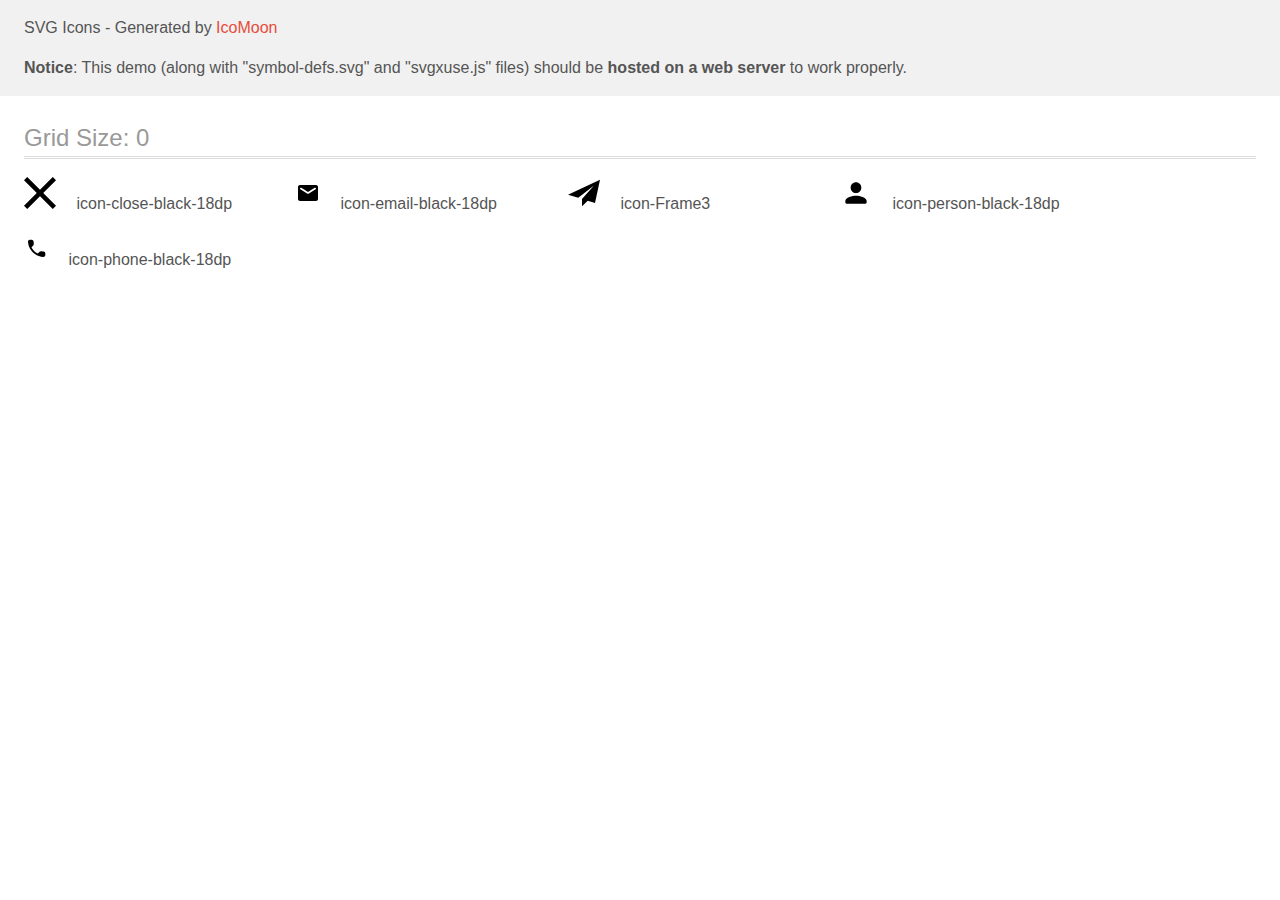
<file: images/icons/icomoon2/demo-external-svg.html>
<!doctype html>
<html>
<head>
    <title>IcoMoon - SVG Icons</title>
    <meta charset="utf-8">
    <meta name="viewport" content="width=device-width, initial-scale=1">
    <link rel="stylesheet" href="demo-files/demo.css">
    <link rel="stylesheet" href="style.css">
</head>
<body>
<header class="bgc1 clearfix">
<div class="mhl">
    <p>SVG Icons - Generated by <a href="https://icomoon.io/app">IcoMoon</a></p><p><strong>Notice</strong>: This demo (along with "symbol-defs.svg" and "svgxuse.js" files) should be <b>hosted on a web server</b> to work properly.</p>
</div>
</header>
    <div class="clearfix mhl ptl">
        <h1 class="mvm mtn fgc1">Grid Size: 0</h1>
        <div class="glyph fs1">
            <div class="clearfix pbs">
                <svg class="icon icon-close-black-18dp"><use xlink:href="symbol-defs.svg#icon-close-black-18dp"></use></svg><span class="name"> icon-close-black-18dp</span>
            </div>
        </div>
        <div class="glyph fs1">
            <div class="clearfix pbs">
                <svg class="icon icon-email-black-18dp"><use xlink:href="symbol-defs.svg#icon-email-black-18dp"></use></svg><span class="name"> icon-email-black-18dp</span>
            </div>
        </div>
        <div class="glyph fs1">
            <div class="clearfix pbs">
                <svg class="icon icon-Frame3"><use xlink:href="symbol-defs.svg#icon-Frame3"></use></svg><span class="name"> icon-Frame3</span>
            </div>
        </div>
        <div class="glyph fs1">
            <div class="clearfix pbs">
                <svg class="icon icon-person-black-18dp"><use xlink:href="symbol-defs.svg#icon-person-black-18dp"></use></svg><span class="name"> icon-person-black-18dp</span>
            </div>
        </div>
        <div class="glyph fs1">
            <div class="clearfix pbs">
                <svg class="icon icon-phone-black-18dp"><use xlink:href="symbol-defs.svg#icon-phone-black-18dp"></use></svg><span class="name"> icon-phone-black-18dp</span>
            </div>
        </div>
  </div>
<script defer src="svgxuse.js"></script>
</body>
</html>
</file>
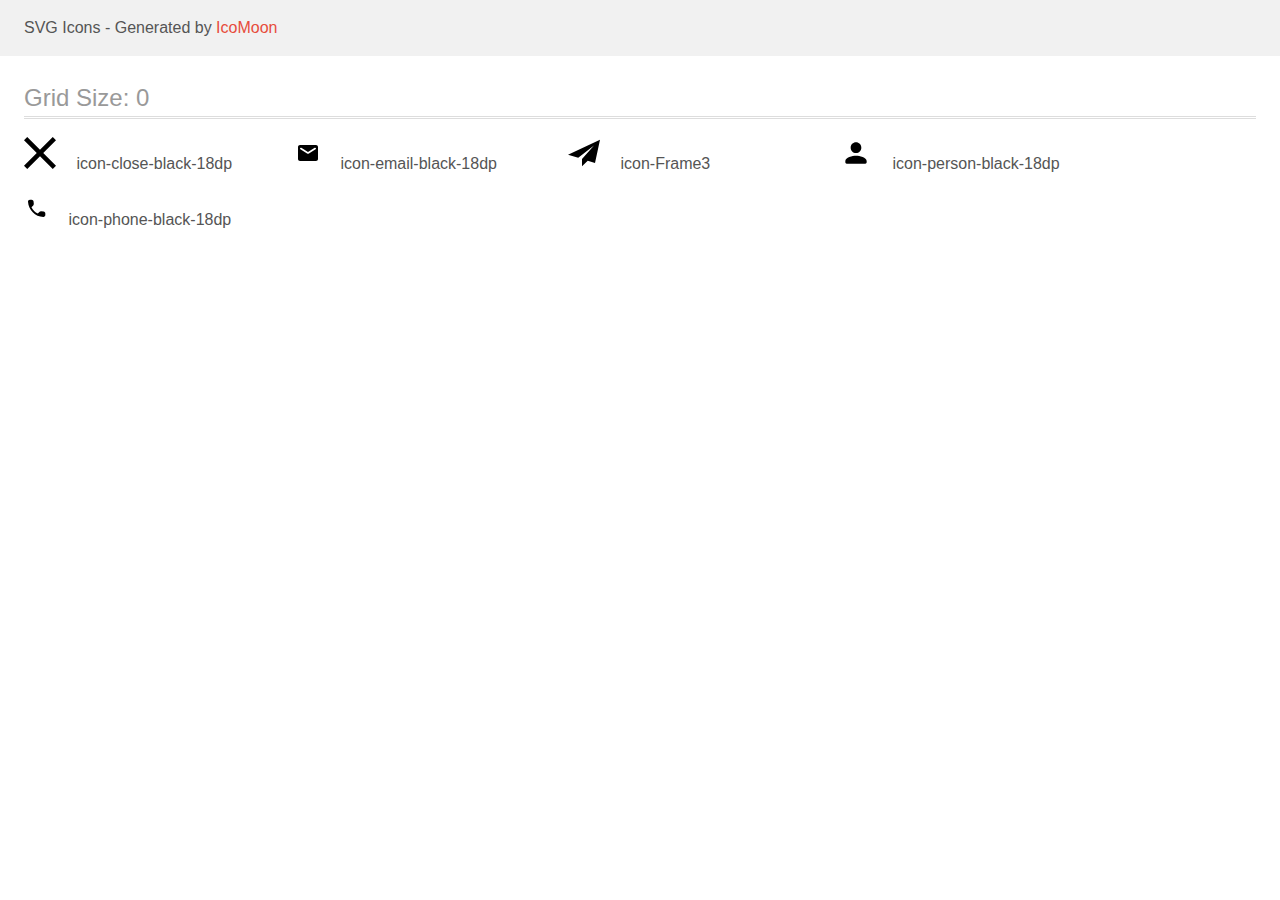
<file: images/icons/icomoon2/demo.html>
<!doctype html>
<html>
<head>
    <title>IcoMoon - SVG Icons</title>
    <meta charset="utf-8">
    <meta name="viewport" content="width=device-width, initial-scale=1">
    <link rel="stylesheet" href="demo-files/demo.css">
    <link rel="stylesheet" href="style.css">
</head>
<body>
<svg aria-hidden="true" style="position: absolute; width: 0; height: 0; overflow: hidden;" version="1.1" xmlns="http://www.w3.org/2000/svg" xmlns:xlink="http://www.w3.org/1999/xlink">
<defs>
<symbol id="icon-close-black-18dp" viewBox="0 0 32 32">
<path d="M32 3.223l-3.223-3.223-12.777 12.777-12.777-12.777-3.223 3.223 12.777 12.777-12.777 12.777 3.223 3.223 12.777-12.777 12.777 12.777 3.223-3.223-12.777-12.777 12.777-12.777z"></path>
</symbol>
<symbol id="icon-email-black-18dp" viewBox="0 0 24 32">
<path d="M20 8h-16c-1.1 0-1.99 0.9-1.99 2l-0.010 12c0 1.1 0.9 2 2 2h16c1.1 0 2-0.9 2-2v-12c0-1.1-0.9-2-2-2zM19.6 12.25l-7.070 4.42c-0.32 0.2-0.74 0.2-1.060 0l-7.070-4.42c-0.25-0.16-0.4-0.43-0.4-0.72 0-0.67 0.73-1.070 1.3-0.72l6.7 4.19 6.7-4.19c0.57-0.35 1.3 0.050 1.3 0.72 0 0.29-0.15 0.56-0.4 0.72z"></path>
</symbol>
<symbol id="icon-Frame3" viewBox="0 0 32 32">
<path d="M32 2.667l-32 15 10.227 3.156 15.773-12.323-11.998 13.488 0.010 0.003-0.012-0.003v7.345l5.735-5.576 7.265 2.242 5-23.333z"></path>
</symbol>
<symbol id="icon-person-black-18dp" viewBox="0 0 32 32">
<path d="M16 16c2.947 0 5.333-2.387 5.333-5.333s-2.387-5.333-5.333-5.333c-2.947 0-5.333 2.387-5.333 5.333s2.387 5.333 5.333 5.333zM16 18.667c-3.56 0-10.667 1.787-10.667 5.333v1.333c0 0.733 0.6 1.333 1.333 1.333h18.667c0.733 0 1.333-0.6 1.333-1.333v-1.333c0-3.547-7.107-5.333-10.667-5.333z"></path>
</symbol>
<symbol id="icon-phone-black-18dp" viewBox="0 0 24 32">
<path d="M19.635 18.487l-2.451-0.28c-0.589-0.067-1.167 0.135-1.582 0.55l-1.775 1.775c-2.731-1.389-4.969-3.618-6.359-6.359l1.785-1.785c0.415-0.415 0.618-0.994 0.55-1.582l-0.28-2.432c-0.116-0.975-0.936-1.708-1.92-1.708h-1.669c-1.090 0-1.997 0.907-1.93 1.997 0.511 8.24 7.102 14.821 15.332 15.332 1.090 0.068 1.997-0.839 1.997-1.93v-1.669c0.010-0.975-0.724-1.795-1.698-1.911z"></path>
</symbol>
</defs>
</svg>

<header class="bgc1 clearfix">
<div class="mhl">
    <p>SVG Icons - Generated by <a href="https://icomoon.io/app">IcoMoon</a></p>
</div>
</header>
    <div class="clearfix mhl ptl">
        <h1 class="mvm mtn fgc1">Grid Size: 0</h1>
        <div class="glyph fs1">
            <div class="clearfix pbs">
                <svg class="icon icon-close-black-18dp"><use xlink:href="#icon-close-black-18dp"></use></svg><span class="name"> icon-close-black-18dp</span>
            </div>
        </div>
        <div class="glyph fs1">
            <div class="clearfix pbs">
                <svg class="icon icon-email-black-18dp"><use xlink:href="#icon-email-black-18dp"></use></svg><span class="name"> icon-email-black-18dp</span>
            </div>
        </div>
        <div class="glyph fs1">
            <div class="clearfix pbs">
                <svg class="icon icon-Frame3"><use xlink:href="#icon-Frame3"></use></svg><span class="name"> icon-Frame3</span>
            </div>
        </div>
        <div class="glyph fs1">
            <div class="clearfix pbs">
                <svg class="icon icon-person-black-18dp"><use xlink:href="#icon-person-black-18dp"></use></svg><span class="name"> icon-person-black-18dp</span>
            </div>
        </div>
        <div class="glyph fs1">
            <div class="clearfix pbs">
                <svg class="icon icon-phone-black-18dp"><use xlink:href="#icon-phone-black-18dp"></use></svg><span class="name"> icon-phone-black-18dp</span>
            </div>
        </div>
  </div>
<script defer src="svgxuse.js"></script>
</body>
</html>
</file>
<file: css/styles.css>
:root {
    --color-iris: #4d5ae5;
    --color-cloud: #F4F4FD;
    --color-slate: #434455;
    --color-light-slate: #8E8F99;
    --color-ocean: #404BBF;
    --color-blue: #2E2F42;
    --color-green: #31D0AA;
    --color-white: #FFFFFF;
    --color-modal: #FCFCFC;
    --color-cornflower: #E7E9FC;
}
*,
*::before,
*::after {
    box-sizing: border-box;
    transition-property: color, background-color, box-shadow;
    transition-timing-function: cubic-bezier(0.4, 0, 0.2, 1);
}
ul, ol {
    padding: 0;
    list-style: none;
}
body,
h1, h2, h3,
p,
ul, ol, li {
    margin: 0;
}
a {
    text-decoration-skip-ink: auto;
}
address {
    font-style: normal;
}
/*body*/
body {
    min-height: 100vh;
    font-family: "Roboto", sans-serif;
    font-style: normal;
    color: var(--color-slate);
    font-size: 16px;
    line-height: 1.5;
    letter-spacing: 0.02em;
    background-color: var(--color-white);
}
.container { 
    width: 1158px;
    margin: 0 auto;
    padding: 0 15px;
}
.visually-hidden {
    position: absolute;
    width: 1px;
    height: 1px;
    margin: -1px;
    border: 0;
    padding: 0;
    white-space: nowrap;
    clip-path: inset(100%);
    clip: rect(0 0 0 0);
    overflow: hidden;
}
.link {
    text-decoration: none;
    cursor: pointer;
}
.list {
    list-style: none;
    padding: 0;
    margin: 0;
}
.current {
    border-bottom: 4px solid var(--color-ocean);
    border-radius: 2px;
}
/* header */
.header {
    border-bottom: 1px solid var(--color-cornflower);
    box-shadow: 0px 2px 1px rgba(46, 47, 66, 0.08), 
                0px 1px 1px rgba(46, 47, 66, 0.16), 
                0px 1px 6px rgba(46, 47, 66, 0.08); 
}
.header__container {
    display: flex;
    justify-content: space-between;
}
.header__nav {
    display: flex;
    align-items: center;
}
.h-nav a{
    display: flex;
    justify-content: center;
    align-items: center;
    position: relative;
            color: var(--color-ocean); 
}
.logo {
    font-family: "Raleway", sans-serif;
    text-transform: uppercase;
    font-size: 18px;
    font-weight: 800;
    line-height: 1.17;
    letter-spacing: 0.03em;
    margin-right: 76px;
    color: var(--color-iris);
}
.contact__link,
.h-nav__link,
.h-nav__list-li,
.h-address__list-li {
    transition: color 250ms cubic-bezier(0.4, 0, 0.2, 1);
}
.logo-dark {
    color: var(--color-blue);
}
.current::after {
    content: '';
    position: absolute;
    left: 0; 
    bottom: -1px; 
    height: 4px; 
    background-color: var(--color-ocean);
    border-radius: 2px;
    transition: color 250ms cubic-bezier(0.4, 0, 0.2, 1);
}
.h-nav__list {
    display: flex;
    margin-left: 0;
    gap: 40px;
    height: 72px;
}
.h-nav>.list .link.current {
    color: var(--color-ocean);
}
.h-address a,
.h-nav__list a {
    color: var(--color-blue);
    font-family: "Roboto", sans-serif;
    font-size: 16px;
    font-weight: 500;
    line-height: 1.5;
    letter-spacing: 0.02em;
    padding: 24px 0;
}
.h-nav__list-li {
    display: flex;
}
.h-address__list {
    display: flex;
    align-items: center;
    gap: 40px;
    height: 72px;    
}
.h-address__list-li {
    display: flex;
    color: var(--color-ocean);
}
.h-address__list .contact-links:active,
.h-address__list .contact-links:hover,
.h-address__list .contact-links:focus,
.h-nav__list .link:active,
.h-nav__list .link:hover,
.h-nav__list .link:focus {
    color: var(--color-ocean);
}
.h-nav__list .link.active:hover::after,
.h-nav__list .link.active:focus::after {
    content: '';
    position: absolute;
    left: 0;
    bottom: -1px;
    height: 4px;
    display: block;
    width: 100%;
    background-color: var(--color-ocean);
    border-radius: 2px;
    transform: scaleX(0);
    transform-origin: bottom left;
    transition: transform 250s cubic-bezier(0.4, 0, 0.2, 1);

    transform: scaleX(1.1);
}
.h-address__list .contact-links,
.h-nav__list .link {
    transition: color 250ms cubic-bezier(0.4, 0, 0.2, 1);
}

/*banner*/
.banner {
    background-color: var(--color-blue);
    padding: 188px 0;
    margin: 0 auto;
    max-width: 1440px;
    display: flex;
    flex-direction: column;
    align-items: center;
    justify-content: center;
    background-image: linear-gradient(rgba(46, 47, 66, 0.7), 
                    rgba(46, 47, 66, 0.7)), url(../images/people-office.jpg);  
    background-repeat: no-repeat; 
    background-position: center center;
    background-size: cover;
} 
.banner__container {
    display: flex;
    flex-direction: column;
    align-items: center;
    justify-content: center;
}
.banner__title {
    color: var(--color-white);
    text-align: center;
    font-size: 56px;
    font-weight: 700;
    line-height: 1.07;
    letter-spacing: 0.02em;
    max-width: 496px;
}
.banner__btn {
    font-family: "Roboto", sans-serif;
    background-color: var(--color-iris);
    cursor: pointer;
    color: var(--color-white);
    font-weight: 500;
    letter-spacing: 0.04em;
    font-size: 16px;
    line-height: 1.5;
    margin: 48px 0 0;
    min-width: 169px;
    height: 56px;
    border: none;
    border-radius: 4px;
    transition: background-color 250ms cubic-bezier(0.4, 0, 0.2, 1);
}
.banner__btn:active,
.banner__btn:hover,
.banner__btn:focus {
    background-color: var(--color-ocean);
    color: var(--color-white);
}
.section-title {
    font-family: "Roboto", sans-serif;
    font-size: 36px;
    font-weight: 700;
    line-height: 1.11; 
    letter-spacing: 0.02em;
    text-transform: capitalize;
    text-align: center;
    margin-bottom: 72px;
}
/* modal-overlay */
.modal {
    position: fixed;
    background-color: rgba(46, 47, 66, 0.4);
    top: 0;
    left: 0;
    width: 100%;
    height: 100%;
    transition: opacity 250ms cubic-bezier(0.4, 0, 0.2, 1), visibility 250ms cubic-bezier(0.4, 0, 0.2, 1);
    inset: 0;
    cursor: pointer;
    z-index: 9999;
}
.is-hidden {
    opacity: 0;
    /* visibility: hidden; */
    pointer-events: none; 
}
.modal__main {
        position: absolute;
        top: 50%;
        left: 50%;
        transform: translate(-50%, -50%) scale(1); 
        width: 408px;
        min-height: 584px;
        background: var(--color-modal);
        border-radius: 4px;
        transition: transform 250ms cubic-bezier(0.4, 0, 0.2, 1); 
        box-shadow: 0px 2px 1px 0px rgba(0, 0, 0, 0.20),
                    0px 1px 3px 0px rgba(0, 0, 0, 0.12), 
                    0px 1px 1px 0px rgba(0, 0, 0, 0.14);
        padding: 72px 24px 24px 24px;
                    
}
.modal__close {
    display: flex;
    align-items: center;
    justify-content: center;

    padding: 0; 
    cursor: pointer;

    width: 24px;
    height: 24px;

    background-color: var(--color-cornflower);
    border-radius: 50%;
    border: none;
    position: absolute;

    top: 24px;
    right: 24px;

    border: 1px solid rgba(0, 0, 0, 0.1);
    transition: background-color 250ms cubic-bezier(0.4, 0, 0.2, 1), 
                border 250ms cubic-bezier(0.4, 0, 0.2, 1); 

}
.modal__close svg{
    width: 8;
    height: 8;
    transition: fill 250ms cubic-bezier(0.4, 0, 0.2, 1); 
}
.modal__close:hover,
.modal__close:focus {
    background-color: var(--color-ocean);
    border: none;
    fill: var(--color-white);
}
/* modal-form */
.modal-form {
    display: flex;
    flex-direction: column;
    justify-content: center;
    align-items: center;
    
    margin-bottom: 8px;
}
.modal-form-title {
    margin: 72px 24px 16px 24px;
    width: 360px;

    color: var(--color-blue);
    text-align: center;
    font-family: Roboto;
    font-size: 16px;
    font-weight: 500;
    line-height: 1.5;
    letter-spacing: 0.02em;
}

.modal-form-label {
    margin-bottom: 4px;
    width: 360px;

    color: var(--color-light-slate);
    font-family: Roboto;
    font-size: 12px;
    font-weight: 400;
    line-height: 1.17;
    letter-spacing: 0.04em;
}
.modal-form-inputs {
    display: inline-flex;
    flex-direction: column;
    align-items: center;
}
.modal-form-input{
    width: 100%;
    height: 40px;
    border-radius: 4px;
    border: 1px solid rgba(46, 47, 66, 0.4);
}
.modal-form-icon {
    display: flex;
    justify-content: center;
    align-items: center;
    position: absolute;
    width: 24px;
    height: 24px;
}
.modal-form-input-textarea {
    width: 360px;
    height: 120px;
    font-size: 12px;
    font-weight: 400;
    line-height: 1.17;
    letter-spacing: 0.04px;
    margin-bottom: 16px;
    border-radius: 4px;

    border: 1px solid var(--color-blue, rgba(46, 47, 66, 0.40));
}

.modal-form-label-checkbox {
    width: 360px;
    display: inline-flex;    
    justify-content: center;
    position: relative;
    gap: 8px;

    font-family: Roboto;
    font-size: 12px;
    font-weight: 400;
    line-height: 16px;
    letter-spacing: 0.04em;

    stroke: var(--color-blue, rgba(46, 47, 66, 0.40));
    
    text-decoration: none;
}
.privacy-policy {
    color: var(--color-iris);
    font-family: Roboto;
    font-size: 12px;
    font-weight: 400;
    line-height: 16px;
    letter-spacing: 0.04em;
    text-decoration-line: underline;
    cursor: pointer;
}

.modal__check-wrapper input:checked + span {
    background-color: var(--color-ocean); 
    border: none;
    fill: var(--color-cloud);
}
.checkbox-container {
    display: block;

    margin-bottom: 4px;
    cursor: pointer;
    user-select: none;

    color: var(--color-light-slate);
    font-family: Roboto;
    font-size: 12px;
    font-weight: 400;
    line-height: 1.17;
    letter-spacing: 0.04em;
}
.modal__form-label {
    font-size: 12px;
    line-height: 1.17;
    letter-spacing: 0.04em;
    color: var(--color-light-slate);

    display: block;
    margin-bottom: 4px;
}
.modal__check-input:checked + .checkbox-container .modal-form-custom-checkbox {
    background-color: var(--color-ocean);
    border: none;
    fill: var(--color-cloud);
}

.modal-form-custom-checkbox {
    width: 16px;
    height: 16px;
    border-radius: 2px;
            
    margin-right: 8px;

    display: inline-flex;
    align-items: center;
    justify-content: center;

    fill: transparent;


}
.checkbox-container + .modal-form-custom-checkbox {
    border: 1px solid rgba(46, 47, 66, 0.4); 
    transition: background-color 250ms cubic-bezier(0.4, 0, 0.2, 1), 
                border 250ms cubic-bezier(0.4, 0, 0.2, 1), 
                fill 250ms cubic-bezier(0.4, 0, 0.2, 1);

}

input[type="checkbox"]:checked + .checkbox-container {
    /* background-color: var(--color-ocean); */
    border: none;
    fill: var(--color-cloud);
}


.form-btn {
    min-width: 169px;
    height: 56px;
    color: var(--color-white);
    font-family: "Roboto", sans-serif;
    font-size: 16px;
    font-weight: 500;
    line-height: 1.5; 
    letter-spacing: 0.04em;

    padding: 16px 32px;

    border-radius: 4px;
    background: var(--color-iris);
    box-shadow: 0px 4px 4px 0px rgba(0, 0, 0, 0.15);

    cursor: pointer;

    margin-bottom: 24px;
}
.form-btn:active,
.form-btn:hover,
.form-btn:focus {
    background-color: var(--color-ocean);
    color: var(--color-white);
}
/* modal-form */
.modal__title {
    width: 360px;
    color: var(--color-blue);
    text-align: center;
    font-family: Roboto;
    font-size: 16px;
    font-weight: 500;
    line-height: 1.5;
    letter-spacing: 0.02em;

    margin-bottom: 16px;
    text-align: center;
}
.modal__form {
    display: block;
    margin-bottom: 8px; 
}
.modal__form-comment {
    margin-bottom: 16px; 
}

.modal__input {
    position: relative;
}
.modal__form-input {
    width: 100%;
    height: 40px;
    padding-left: 38px;
    outline: transparent;
    border-radius: 4px;
    border: 1px solid rgba(46, 47, 66, 0.4); 
    background-color: transparent; 
    transition: border-color 250ms cubic-bezier(0.4, 0, 0.2, 1);
}
.modal__form-input:focus {
    border-radius: 4px;
    border: 1px solid var(--color-iris);
    stroke: var(--color-iris);
}
.modal__form-svg {
    width: 18px;
    height: 24px;
    position: absolute;
    margin: 0 auto;
    left: 16px;
    top: 50%;
    transform: translateY(-50%);
    fill: var(--color-blue);
    transition: fill 250ms cubic-bezier(0.4, 0, 0.2, 1);
}
.modal__form-checkbox-svg {
    margin: 0 auto;
    width: 16px;
    height: 16px;
    left: 16px;

    transition: fill 250ms cubic-bezier(0.4, 0, 0.2, 1);
}
.modal__form-comment textarea{
    font-size: 12px;
    line-height: 1.17;
    letter-spacing: 0.04em;

    width: 100%;
    height: 120px;
    padding-left: 16px;
    border-radius: 4px;

    color: var(--color-blue, rgba(46, 47, 66, 0.40));

    background-color: transparent;
    resize: none;
    transition: border-color 250ms cubic-bezier(0.4, 0, 0.2, 1);
    border-color: var(--color-blue, rgba(46, 47, 66, 0.40));
}
.modal__form-comment textarea{
    color: rgba(46, 47, 66, 0.4);
    border: 1px solid rgba(46, 47, 66, 0.4);
}
.modal__form-textarea {
    color: rgba(46, 47, 66, 0.4);
    padding: 8px 16px;
    outline: transparent;
}
.modal__form-textarea:focus {
    border-color: #4D5AE5;
}
.modal__form-input:focus + .modal__form-svg {
    border-color: var(--color-iris);
    fill: var(--color-iris);
}
.modal__check-wrapper {
    color: var(--color-light-slate);
    font-size: 12px;
    line-height: 1.17;
    letter-spacing: 0.04em;
    margin-bottom: 24px;
    cursor: pointer;
}
.modal-form-custom-checkbox{
    width: 16px;
    height: 16px;
    border-radius: 2px;

    border: 1px solid rgba(46, 47, 66, 0.4);
    transition: background-color 250ms cubic-bezier(0.4, 0, 0.2, 1),
                border 250ms cubic-bezier(0.4, 0, 0.2, 1),
                fill 250ms cubic-bezier(0.4, 0, 0.2, 1);

    display: inline-flex;
    align-items: center;
    justify-content: center;
    fill: transparent;

    color: var(--color-light-slate);
    font-size: 12px;
    line-height: 1.17;
    letter-spacing: 0.04em;
}

    /* приховати галочку checkbox */
.modal-form-checkbox {
    display: none;
}

.modal__form-checkbox:checked span{
    background-color: var(--color-ocean);
    bottom: none;
    fill: var(--color-cloud);
}

.modal__form-btn {
    display: block;
    justify-content: center;
    min-width: 169px;
    height: 56px;
    margin: 0 auto;

    padding: 16px 32px;

    border-radius: 4px;
    background: var(--iris, #4D5AE5);
    box-shadow: 0px 4px 4px 0px rgba(0, 0, 0, 0.15);

    font-family: "Roboto", sans-serif;
    color: var(--white, #FFF);
    text-align: center;
    font-size: 16px;
    font-weight: 500;
    line-height: 1.5;
    letter-spacing: 0.04em;

    cursor: pointer;
    border: none;

    transition: background-color 250ms cubic-bezier(0.4, 0, 0.2, 1); 
}

/*features*/
.features {
    padding: 120px 0;
    justify-content: center;
    align-self: center;
}
.features__list {
    display: flex;
    justify-content: center;
    align-items: center;
    gap: 24px;
}
.features-item__icon {
    display: flex;
    justify-content: center;
    align-items: center;
    width: 264px;
    height: 112px;
    border-radius: 4px;
    background: var(--color-cloud);
    margin-bottom: 8px;
}
.features__li {
    width: calc((100% - 24px * 3) / 4);
}
.features__card-title {
    font-family: "Roboto", sans-serif;
    color: var(--color-blue);
    font-size: 20px;
    font-weight: 500;
    line-height: 1.2;
    letter-spacing: 0.02em;
    text-transform: capitalize;
    margin-bottom: 8px; 
}
.features__team-text {
    font-size: 16px;
    line-height: 1.5;
    font-weight: 400;
    color: var(--color-slate);
    letter-spacing: 0.02em;
    text-decoration: none;
}
/*our-team*/
.our-team{
    display: block;
    justify-content: center;
    align-items: center;
    padding-top: 120px;
    background-color: var(--color-cloud);
}
.our-team__title {
    display: flex;
    justify-content: center;
    font-family: "Roboto", sans-serif;
    font-size: 36px;
    font-weight: 700;
    line-height: 1.11; 
    letter-spacing: 0.02em;
    text-transform: capitalize;
    text-align: center;
    margin-bottom: 72px;
}
.our-team__list {
    display: flex;
    gap: 24px;
    justify-content: center;
    align-items: center;
    row-gap: 48px; 
    padding-bottom: 120px;
}
.our-team__card-content {
    display: flex;
    padding-bottom: 0;
    flex-direction: column;
    align-items: center;
    justify-content: center;
    text-align: center;
    gap: 8px;
    padding: 32px 0;
}
.our-team__card-content > img {
    width: 264px;
    height: 260px;
    object-fit: cover;
}
.our-team__card-title {
    font-family: "Roboto", sans-serif;
    color: var(--color-blue);
    font-size: 20px;
    font-weight: 500;
    line-height: 1.2;
    letter-spacing: 0.02em;
    text-transform: capitalize;
}
.our-team__card-text {
    font-family: "Roboto", sans-serif;
    font-size: 16px;
    font-weight: 400;
    line-height: 1.5;
    letter-spacing: 0.02em;
}
.our-team__card-icon {
    display: flex;
    justify-content: center;
    gap: 24px;
}
.our-team__card-icon-li {
    width: 40px;
    height: 40px;
    background-color: var(--color-iris);
    border-radius: 50%;
    position: relative;
    transition-property: background-color;
}
.our-team__card-icon-li .link:hover,
.our-team__card-icon-li .link:focus {
    background-color: var(--color-ocean);
}
.our-team__card-icon-li a {
    transition: background-color 250ms cubic-bezier(0.4, 0, 0.2, 1);
    width: 100%;
    height: 100%;
    border: 1px solid var(--color-light-slate);
}
.our-team__card-icon-li-link {
    background-color: var(--color-iris);
    border-radius: 50%;
    display: flex;
    align-items: center;
    justify-content: center;
}
.icon-svg {
    fill: var(--color-cloud);
}
.our-team__card-icon-li-link .link:hover,
.our-team__card-icon-li-link .link:focus {
    background-color: var(--color-ocean);
}
.f-btn-list__button:active,
.f-btn-list__button:hover,
.f-btn-list__button:focus {
    background-color: var(--color-ocean);
    color: var(--color-white);
    text-decoration: none;
    cursor: pointer;
    border: 1px solid transparent;
}
.our-team__list .our-team__card {
    box-shadow: 0px 1px 6px rgba(46, 47, 66, 0.08), 
                0px 1px 1px rgba(46, 47, 66, 0.16), 
                0px 2px 1px rgba(46, 47, 66, 0.08);
    border-radius: 0px 0px 4px 4px; 
}

/*customers*/
.customers {
    padding-top: 120px;
    padding-bottom: 120px;
}
.customers__container {
    min-width: 1128px;
    background-color: var(--color-white);
    padding: 0;
}
.customers__title {
    color: var(--color-blue);
    text-align: center;
    font-family: "Roboto", sans-serif;
    font-size: 36px;
    font-weight: 700;
    line-height: 1.11;
    letter-spacing: 0.02em;
    text-transform: capitalize;
    margin-bottom: 72px;
}
.customers__logo {
    display: flex;    
    gap: 24px;
}
.customers__logo .icon{
    /* fill: var(--color-light-slate); */
    fill: currentColor;
}
.customers__logo-li {
    width: calc((100% - 24px * 5) / 6);
    height: 88px;
}
.customers__logo-li svg {
    width: 104px;
    height: 56px;
    border: none;
}
.customers__logo-li .link {
    transition: border-color 250ms cubic-bezier(0.4, 0, 0.2, 1), 
                color 250ms cubic-bezier(0.4, 0, 0.2, 1);
    fill: none;
}
.customers__link {
    width: 100%;
    height: 100%;
    color: var(--color-light-slate);
    border-radius: 4px;
    border: 1px solid var(--color-light-slate);
    transition-property: fill;
    display: flex;
    align-items: center;
    justify-content: center;
}
.customers__link:hover,
.customers__link:focus {
    border-color: var(--color-ocean);
    color: var(--color-ocean);
    
}
.customers__logo-svg:hover,
.customers__logo-svg:focus{
    fill: var(--color-ocean);
}

/*examples*/
.examples {
    padding-bottom: 120px;
}
.examples__title {
    font-family: "Roboto", sans-serif;
    font-size: 36px;
    font-weight: 700;
    line-height: 1.11; 
    letter-spacing: 0.02em;
    text-transform: capitalize;
    text-align: center;
    margin-bottom: 72px;
}
.examples__li {
    width: calc((100% - 24px * 2) / 3);
}
.examples__list {
    display: flex;
    justify-items: center;    
    gap: 24px;
    border-radius: 0px 0px 4px 4px;
}
.examples__li > img {
    width: 360px;
    height: 300px;
    box-sizing: border-box;
}
/* footer */
.footer {
    background-color: var(--color-blue);
    color: var(--color-cloud);
    width: 100%;
}
.footer__wrapper {
    display: flex;
    align-items: baseline;
}
.footer-wrapper__logo {
    padding-top: 100px;
    padding-bottom: 17px;
    margin-right: 120px;
}
.logo-light {
    color: var(--color-cloud);
}
.footer__description {
    max-width: 264px;
    color: var(--color-cloud);
    font-size: 16px;
    font-weight: 400;
    line-height: 1.5;
    letter-spacing: 0.02em;
    margin-top: 17px;
}
.footer-social-media__text {
    display: block;
    align-items: flex-start;
    padding-top: 100px;
    color: var(--color-white);
    font-size: 16px;
    font-weight: 500;
    line-height: 1.5;
    letter-spacing: 0.02em;
    margin-bottom: 16px;
}

/* footer-social-icon */
.footer-social {
    display: flex;
    justify-content: center;
    gap: 16px;
}
.footer-social__icon-li {
    width: 40px;
    height: 40px;
    border-radius: 50%;
    display: flex;
    justify-content: center;
    align-items: center;
    position: relative;
}
.footer-social__icon-svg {
    fill: var(--color-cloud);
}
.footer-social__icon-link {
    width: 100%;
    height: 100%;
    background-color: var(--color-iris);
    border-radius: 50%;
    display: flex;
    align-items: center;
    justify-content: center;
    transition: background-color 250ms cubic-bezier(0.4, 0, 0.2, 1);
}
.footer-social__icon-link:hover,
.footer-social__icon-link:focus {
    transition: background-color 250ms cubic-bezier(0.4, 0, 0.2, 1);
    background-color: var(--color-green);
}

.footer-social__icon-li svg{
    width: 24;
    height: 24;
}

/* footer-form */
.footer-form-container {
    display: flex;
    flex-direction: column;
    margin: 100px 0 80px 80px;
    /* background-color: #53db29; */
}
.footer-form-label {
    display: flex;
    flex-direction: row;
    gap: 24px;
    /* background-color: #a84141; */
    margin-top: 16px;
}
.footer-form-label-title {
    color: var(--white, #FFF);
    font-family: Roboto;
    font-size: 16px;
    font-weight: 500;
    
    letter-spacing: 0.02em;
}
.footer-form-input {
    /* E-mail */
    position: relative;
    font-family: 'Roboto';
    font-style: normal;
    font-weight: 400;
    font-size: 12px;
    line-height: 1.5;
    letter-spacing: 0.04em;
    color: var(--color-white);
    line-height: 1.5;
    width: 264px;
    height: 40px;
    flex-shrink: 0;
    padding-left: 16px;
    border-radius: 4px;
    border: 1px solid var(--color-white);
    background: var(--color-blue);
    box-shadow: 0px 4px 4px 0px rgba(0, 0, 0, 0.25);

    
}
.footer-form-label  {
    display: inline-flex;
    position: relative;
    padding: 8px 24px;
    justify-content: center;
    align-items: center;
    gap: 16px;

    width: 165px;
    height: 40px;

    /* Button Text */
    font-family: "Roboto", sans-serif;
    font-weight: 500;
    font-size: 16px;
    line-height: 1.5;
    display: flex;
    align-items: center;
    text-align: center;
    letter-spacing: 0.04em;
    color: var(--color-white);
border: none;
    border-radius: 4px;
    background: var(--color-iris);
    border: 1px solid var(--color-iris);

    cursor: pointer;
}
.footer-form-label button:hover,
.footer-form-label button:focus {
    border-radius: 4px;
    background: var(--color-ocean);
    box-shadow: 0px 4px 4px 0px rgba(0, 0, 0, 0.15);
}
.footer-form__icon-svg {
    width: 24;
    height: 24;
    fill: var(--color-white);
}
/* footer-Subscribe */
.footer-subscribe {
    margin-left: 80px;
}
.footer-subscribe-title {
    color: var(--color-white);
    margin-bottom: 16px;
    font-family: Roboto;
    font-size: 16px;
    font-weight: 500;
    line-height: 1.5; 
    letter-spacing: 0.02em;
}
.footer-subscribe-form {
    display: flex;
    gap: 24px;
}
.footer-subscribe-input {
    width: 264px;
    height: 40px;
    flex-shrink: 0;
    padding-left: 16px;
    color: var(--color-white);
    font-family: "Roboto", sans-serif;
    font-size: 12px;
    font-weight: 400;
    line-height: 1.5;
    letter-spacing: 0.04em;
    background: var(--color-blue);
    border-radius: 4px;
    border: 1px solid var(--color-white);
    box-shadow: 0px 4px 4px 0px rgba(0, 0, 0, 0.15);

    background-color: transparent;
    filter: drop-shadow(0px 4px 4px rgba(0, 0, 0, 0.15));
}
.footer-subscribe-btn {
    min-width: 165px;
    height: 40px;
    display: flex;
    justify-content: center;
    align-items: center;
    cursor: pointer;
    border-radius: 4px;
    background: var(--color-iris);
    color: var(--color-white);
    text-align: center;
    font-family: "Roboto", sans-serif;
    font-size: 16px;
    font-weight: 500;
    line-height: 1.5;
    letter-spacing: 0.04em;
    border: none;
    transition: background-color 250ms cubic-bezier(0.4, 0, 0.2, 1);
}
.footer-subscribe-btn:hover,
.footer-subscribe-btn:focus {
    border-radius: 4px;
    background: var(--color-ocean);
    box-shadow: 0px 4px 4px 0px rgba(0, 0, 0, 0.15);
}
.footer-subscribe-svg {
    width: 24;
    height: 24;
    margin-left: 16px;
    fill: var(--color-white);
}
/*portfolio*/
.filters,
.gallery {    
    padding-top: 96px;
    padding-bottom: 120px;
}
.f-btn-list {
    display: flex;
    flex-wrap: wrap;
    justify-content: center;
    gap: 24px;
}
.f-btn-list {
    transition: color 250ms cubic-bezier(0.4, 0, 0.2, 1), 
                background-color 250ms cubic-bezier(0.4, 0, 0.2, 1), 
                border-color 250ms cubic-bezier(0.4, 0, 0.2, 1), 
                box-shadow 250ms cubic-bezier(0.4, 0, 0.2, 1);
}
.f-btn-list__li:hover,
.f-btn-list__li:focus {
    box-shadow: 0px 3px 1px rgba(0, 0, 0, 0.1), 
                0px 2px 1px rgba(0, 0, 0, 0.08), 
                0px 2px 2px rgba(0, 0, 0, 0.12); 

}
.f-btn-list__button {
    list-style: none;
    font-family: "Roboto", sans-serif;
    font-weight: 500;
    font-size: 16px;
    line-height: 1.5;
    letter-spacing: 0.04em;
    color: var(--color-iris);
    text-align: center;
    letter-spacing: 0.64px;
    border-radius: 4px;
    border: 1px solid var(--color-cornflower);
    background: var(--color-cloud);
    padding: 12px 24px;
    transition: color 250ms cubic-bezier(0.4, 0, 0.2, 1), 
                background-color 250ms cubic-bezier(0.4, 0, 0.2, 1), 
                border-color 250ms cubic-bezier(0.4, 0, 0.2, 1), 
                box-shadow 250ms cubic-bezier(0.4, 0, 0.2, 1); 
}
.f-btn-list__button:hover,
.f-btn-list__button:focus {
    box-shadow: 0px 3px 1px rgba(0, 0, 0, 0.1), 
                0px 2px 1px rgba(0, 0, 0, 0.08), 
                0px 2px 2px rgba(0, 0, 0, 0.12);
}
/*gallery*/
.gallery {
    display: flex;
    justify-content: center;
    flex-wrap: wrap;
    column-gap: 24px;
    row-gap: 48px;
}
.gallery__card {
    color: var(--color-slate);
    font-weight: 400;
    font-style: 16px;
    line-height: 1.2;
    letter-spacing: 0.02em;
    border: 1px solid var(--color-cornflower);
    flex-basis: calc((100% - 24px * 2) / 3);
}
.gallery__card a:hover,
.gallery__card a:focus {
    box-shadow: 0px 1px 6px rgba(46, 47, 66, 0.08), 
                0px 1px 1px rgba(46, 47, 66, 0.16), 
                0px 2px 1px rgba(46, 47, 66, 0.08);
    transition: box-shadow 250ms cubic-bezier(0.4, 0, 0.2, 1);
}
.gallery:first-of-type {
    margin-bottom: 72px;
}
.gallery__item {
    display: block;
    text-decoration: none;
}
.gallery__item:hover .overlay,
.gallery__item:focus .overlay {
    transform: translateY(0%);
    box-shadow: 0px 1px 6px rgba(46, 47, 66, 0.08), 
                0px 1px 1px rgba(46, 47, 66, 0.16), 
                0px 2px 1px rgba(46, 47, 66, 0.08); 
    transition: var(--color-ocean);
}
.gallery__card img {
    display: block;
    width: 100%;
    height: auto;
}
.gallery__card > .link {
    color: inherit;
}
.gallery__card .gallery__team-text {
    display: inline-block;
    margin: 0;
}
.gallery__card-title {
    font-family: "Roboto", sans-serif;
    color: var(--color-blue);
    font-size: 20px;
    font-weight: 500;
    line-height: 1.2;
    letter-spacing: 0.02em;
    text-transform: capitalize;
    margin-bottom: 8px; 
}
.overlay-box {
    position: relative;
    overflow: hidden;
}
.overlay {
    width: 100%;
    height: 100%;
    font-size: 16px;
    line-height: 1.5;
    letter-spacing: 0.02em;
    color: var(--color-cloud);
    padding: 40px 32px;
    background-color: var(--color-iris);
    position: absolute; 
    overflow: auto;
    top: 0;
    left: 0;
    margin: 0;
    transform: translateY(100%);
    transition: transform 250ms cubic-bezier(0.4, 0, 0.2, 1);
}
.gallery__card-content {
    padding: 32px 16px;
}
.gallery__card-title {
    margin: 0;
    margin-bottom: 8px;
    font-weight: 700;
    font-style: 20px;
    line-height: 1.2;
    letter-spacing: 0.02em;
    text-align: start;
    color: var(--color-blue);
}
</file>
<file: images/icomoon/demo-files/demo.css>
body {
  padding: 0;
  margin: 0;
  font-family: sans-serif;
  font-size: 1em;
  line-height: 1.5;
  color: #555;
  background: #fff;
}
h1 {
  font-size: 1.5em;
  font-weight: normal;
  box-shadow: 0 1px #ddd, 0 2px #fff, 0 3px #ddd;
}
small {
  font-size: .66666667em;
}
a {
  color: #e74c3c;
  text-decoration: none;
}
a:hover, a:focus {
  box-shadow: 0 1px #e74c3c;
}
.bshadow0, input {
  box-shadow: inset 0 -2px #e7e7e7;
}
input:hover {
  box-shadow: inset 0 -2px #ccc;
}
input, fieldset {
  font-size: 1em;
  margin: 0;
  padding: 0;
  border: 0;
}
input {
  color: inherit;
  line-height: 1.5;
  height: 1.5em;
  padding: .25em 0;
}
input:focus {
  outline: none;
  box-shadow: inset 0 -2px #449fdb;
}
.glyph {
  font-size: 16px;
  margin-right: 1.5em;
  float: left;
  width: 8em;
}
svg {
  color: #000;
}
.liga {
  width: 80%;
  width: calc(100% - 2.5em);
}
.talign-right {
  text-align: right;
}
.talign-center {
  text-align: center;
}
.bgc1 {
  background: #f1f1f1;
}
.fgc0 {
  color: #000;
}
.fgc1 {
  color: #999;
}
p {
  margin-top: 1em;
  margin-bottom: 1em;
}
.mvm {
  margin-top: .75em;
  margin-bottom: .75em;
}
.mtn {
  margin-top: 0;
}
.mtl, .mal {
  margin-top: 1.5em;
}
.mbl, .mal {
  margin-bottom: 1.5em;
}
.mal, .mhl {
  margin-left: 1.5em;
  margin-right: 1.5em;
}
.mhmm {
  margin-left: 1em;
  margin-right: 1em;
}
.ptl {
  padding-top: 1.5em;
}
.pbs, .pvs {
  padding-bottom: .25em;
}
.pvs, .pts {
  padding-top: .25em;
}
.unit {
  float: left;
}
.unitRight {
  float: right;
}
.size1of2 {
  width: 50%;
}
.size1of1 {
  width: 100%;
}
.clearfix:before, .clearfix:after {
  content: " ";
  display: table;
}
.clearfix:after {
  clear: both;
}
.hidden-true {
  display: none;
}
.textbox0 {
  width: 3em;
  background: #f1f1f1;
  padding: .25em .5em;
  line-height: 1.5;
  height: 1.5em;
}
.fs0 {
  font-size: 16px;
}
.fs1 {
  font-size: 32px;
}
.name {
  font-size: 0.5em;
  margin-left: 1em;
}
</file>
<file: images/icomoon/style.css>
.icon {
  display: inline-block;
  width: 1em;
  height: 1em;
  stroke-width: 0;
  stroke: currentColor;
  fill: currentColor;
}

/* ==========================================
Single-colored icons can be modified like so:
.icon-name {
  font-size: 32px;
  color: red;
}
========================================== */

.icon-Logo1_customers {
  width: 1.857421875em;
}

.icon-Logo2_customers {
  width: 1.857421875em;
}

.icon-Logo3_customers {
  width: 1.857421875em;
}

.icon-Logo4_customers {
  width: 1.857421875em;
}

.icon-Logo5_customers {
  width: 1.857421875em;
}

.icon-Logo6_customers {
  width: 1.857421875em;
}
</file>
<file: images/icons/icomoon2/demo-files/demo.css>
body {
  padding: 0;
  margin: 0;
  font-family: sans-serif;
  font-size: 1em;
  line-height: 1.5;
  color: #555;
  background: #fff;
}
h1 {
  font-size: 1.5em;
  font-weight: normal;
  box-shadow: 0 1px #ddd, 0 2px #fff, 0 3px #ddd;
}
small {
  font-size: .66666667em;
}
a {
  color: #e74c3c;
  text-decoration: none;
}
a:hover, a:focus {
  box-shadow: 0 1px #e74c3c;
}
.bshadow0, input {
  box-shadow: inset 0 -2px #e7e7e7;
}
input:hover {
  box-shadow: inset 0 -2px #ccc;
}
input, fieldset {
  font-size: 1em;
  margin: 0;
  padding: 0;
  border: 0;
}
input {
  color: inherit;
  line-height: 1.5;
  height: 1.5em;
  padding: .25em 0;
}
input:focus {
  outline: none;
  box-shadow: inset 0 -2px #449fdb;
}
.glyph {
  font-size: 16px;
  margin-right: 1.5em;
  float: left;
  width: 7em;
}
svg {
  color: #000;
}
.liga {
  width: 80%;
  width: calc(100% - 2.5em);
}
.talign-right {
  text-align: right;
}
.talign-center {
  text-align: center;
}
.bgc1 {
  background: #f1f1f1;
}
.fgc0 {
  color: #000;
}
.fgc1 {
  color: #999;
}
p {
  margin-top: 1em;
  margin-bottom: 1em;
}
.mvm {
  margin-top: .75em;
  margin-bottom: .75em;
}
.mtn {
  margin-top: 0;
}
.mtl, .mal {
  margin-top: 1.5em;
}
.mbl, .mal {
  margin-bottom: 1.5em;
}
.mal, .mhl {
  margin-left: 1.5em;
  margin-right: 1.5em;
}
.mhmm {
  margin-left: 1em;
  margin-right: 1em;
}
.ptl {
  padding-top: 1.5em;
}
.pbs, .pvs {
  padding-bottom: .25em;
}
.pvs, .pts {
  padding-top: .25em;
}
.unit {
  float: left;
}
.unitRight {
  float: right;
}
.size1of2 {
  width: 50%;
}
.size1of1 {
  width: 100%;
}
.clearfix:before, .clearfix:after {
  content: " ";
  display: table;
}
.clearfix:after {
  clear: both;
}
.hidden-true {
  display: none;
}
.textbox0 {
  width: 3em;
  background: #f1f1f1;
  padding: .25em .5em;
  line-height: 1.5;
  height: 1.5em;
}
.fs0 {
  font-size: 16px;
}
.fs1 {
  font-size: 32px;
}
.name {
  font-size: 0.5em;
  margin-left: 1em;
}
</file>
<file: images/icons/icomoon2/style.css>
.icon {
  display: inline-block;
  width: 1em;
  height: 1em;
  stroke-width: 0;
  stroke: currentColor;
  fill: currentColor;
}

/* ==========================================
Single-colored icons can be modified like so:
.icon-name {
  font-size: 32px;
  color: red;
}
========================================== */

.icon-email-black-18dp {
  width: 0.75em;
}

.icon-phone-black-18dp {
  width: 0.75em;
}
</file>
